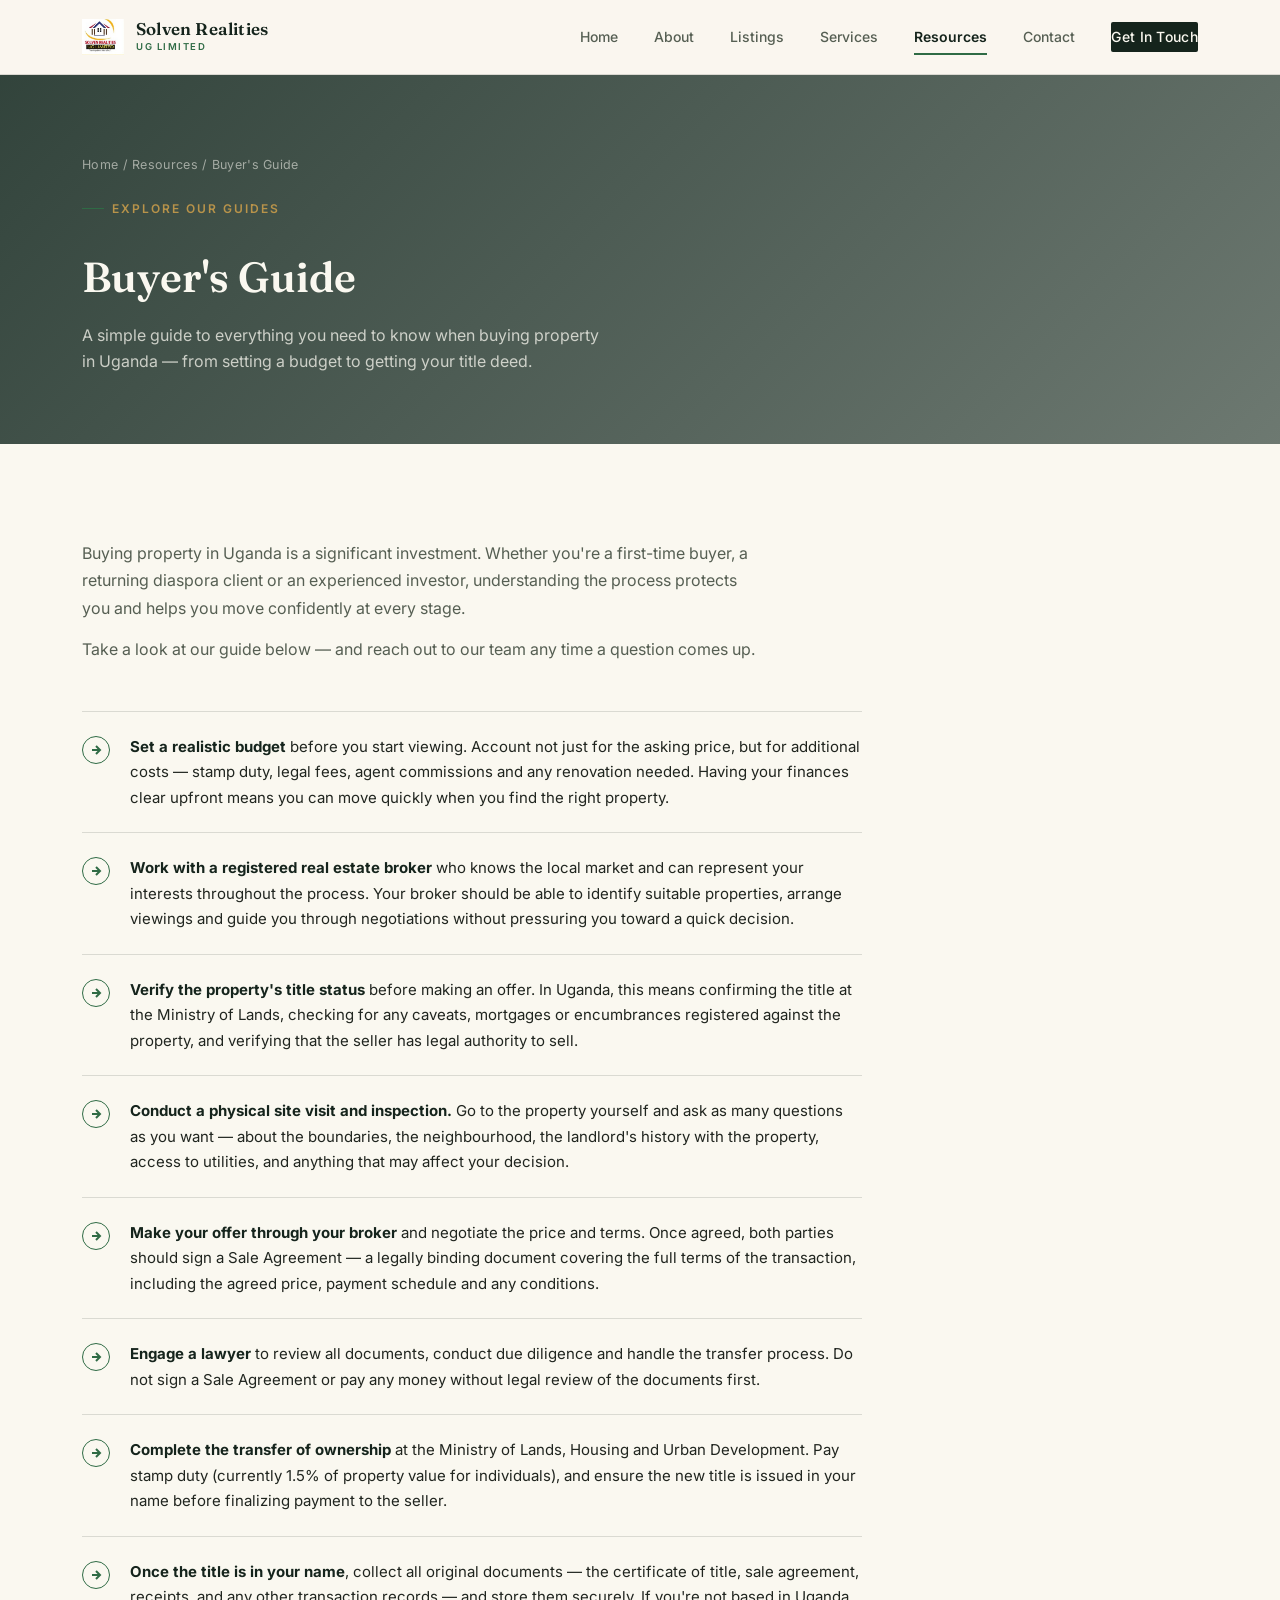
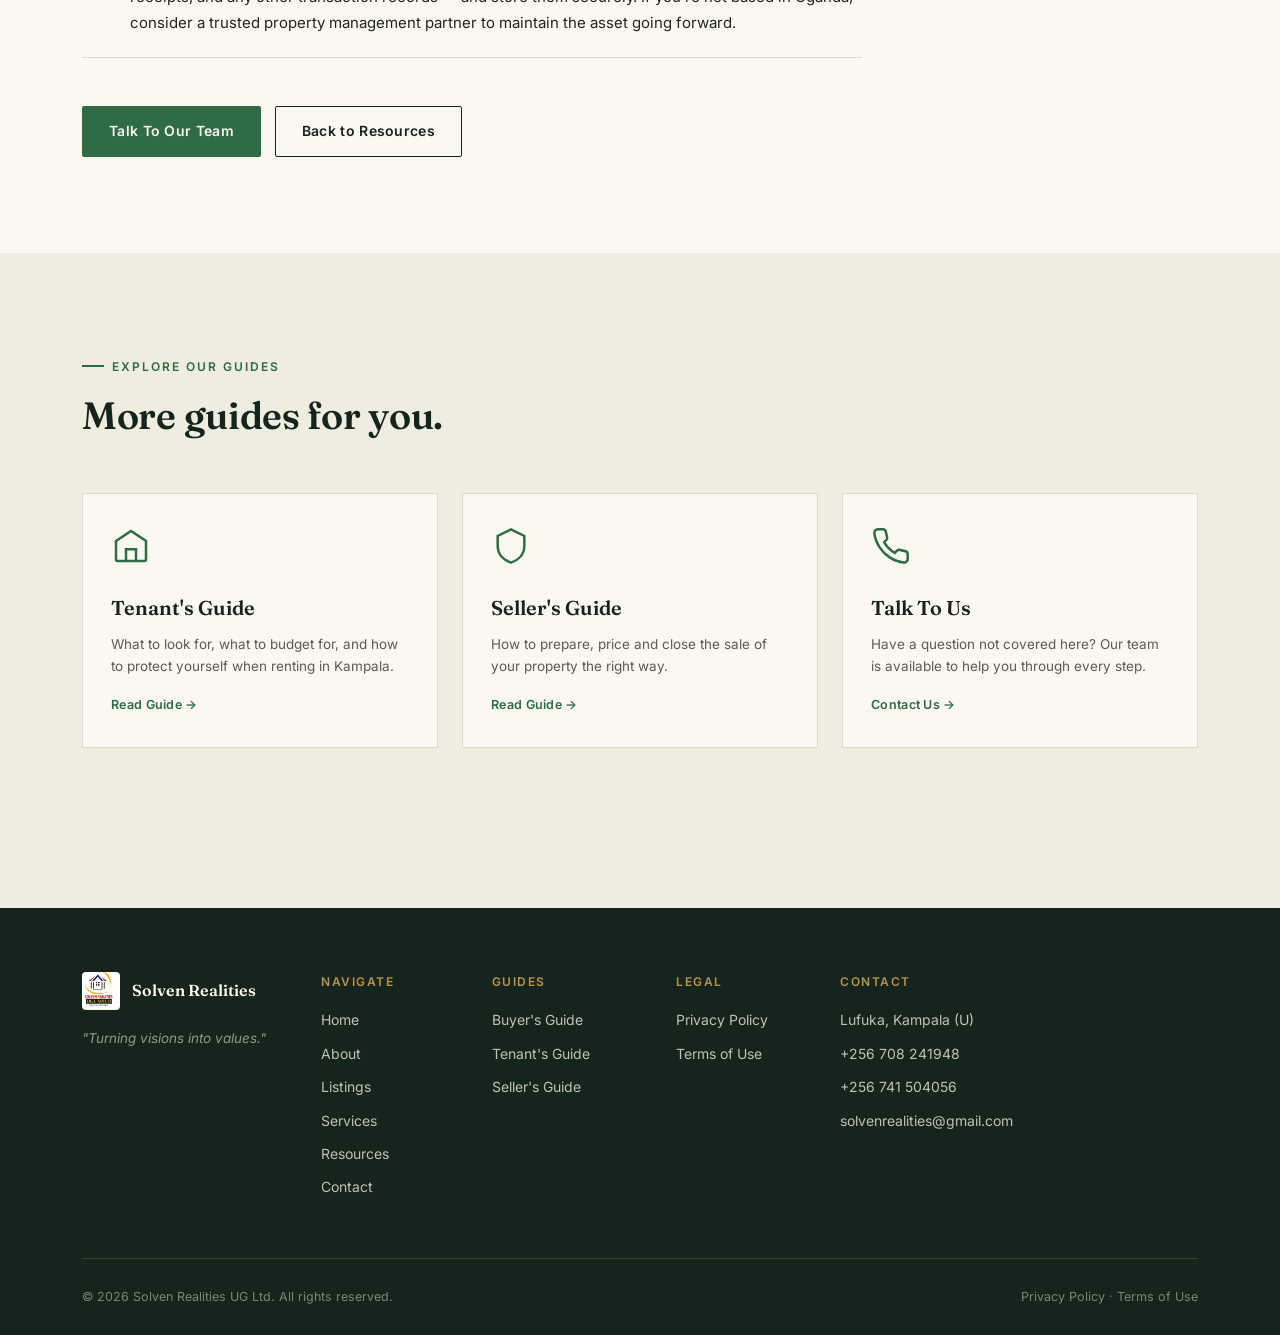
<file: buyers-guide.html>
<!DOCTYPE html>
<html lang="en">
<head>
<meta charset="UTF-8">
<meta name="viewport" content="width=device-width, initial-scale=1.0">
<title>Buyer's Guide — Solven Realities UG Ltd.</title>
<meta name="description" content="Everything you need to know before buying property in Kampala, Uganda. A step-by-step guide from Solven Realities.">
<link rel="stylesheet" href="css/style.css">
</head>
<body>

<header class="site-header">
  <div class="nav-inner">
    <a href="index.html" class="brand">
      <img src="images/logo_raw.jpg" alt="Solven Realities logo">
      <div class="brand-text">
        <div class="name">Solven Realities</div>
        <div class="sub">UG Limited</div>
      </div>
    </a>
    <nav class="nav-links">
      <a href="index.html">Home</a>
      <a href="about.html">About</a>
      <a href="listings.html">Listings</a>
      <a href="services.html">Services</a>
      <a href="resources.html" class="active">Resources</a>
      <a href="contact.html">Contact</a>
      <a href="contact.html" class="nav-cta">Get In Touch</a>
    </nav>
    <button class="nav-toggle" aria-label="Menu"><span></span><span></span><span></span></button>
  </div>
</header>

<!-- PAGE HEADER with photo bg -->
<section class="quote-photo-section" style="background-image: url('https://images.unsplash.com/photo-1523217582562-09d0def993a6?w=1600&q=85&auto=format&fit=crop'); padding: 80px 0 70px;">
  <div class="quote-photo-overlay" style="background: linear-gradient(135deg, rgba(15,36,28,0.85) 0%, rgba(15,36,28,0.6) 100%);"></div>
  <div class="wrap" style="position: relative; z-index: 1;">
    <div class="breadcrumb" style="color: rgba(250,248,240,0.55); margin-bottom: 16px;">
      <a href="index.html" style="color: rgba(250,248,240,0.55);">Home</a> /
      <a href="resources.html" style="color: rgba(250,248,240,0.55);">Resources</a> / Buyer's Guide
    </div>
    <div class="eyebrow" style="color: var(--gold);">Explore Our Guides</div>
    <h1 style="font-family: var(--serif); font-size: 42px; font-weight: 600; color: var(--paper); margin-top: 8px;">Buyer's Guide</h1>
    <p style="color: rgba(250,248,240,0.75); font-size: 16px; max-width: 520px; margin-top: 12px;">A simple guide to everything you need to know when buying property in Uganda — from setting a budget to getting your title deed.</p>
  </div>
</section>

<section>
  <div class="wrap">
    <div class="guide-intro">
      <p>Buying property in Uganda is a significant investment. Whether you're a first-time buyer, a returning diaspora client or an experienced investor, understanding the process protects you and helps you move confidently at every stage.</p>
      <p>Take a look at our guide below — and reach out to our team any time a question comes up.</p>
    </div>

    <div class="guide-step-list">

      <div class="guide-step">
        <div class="gs-arrow"><svg viewBox="0 0 12 12" fill="none" stroke="currentColor" stroke-width="2"><path d="M2 6h8M6 2l4 4-4 4"/></svg></div>
        <p><strong>Set a realistic budget</strong> before you start viewing. Account not just for the asking price, but for additional costs — stamp duty, legal fees, agent commissions and any renovation needed. Having your finances clear upfront means you can move quickly when you find the right property.</p>
      </div>

      <div class="guide-step">
        <div class="gs-arrow"><svg viewBox="0 0 12 12" fill="none" stroke="currentColor" stroke-width="2"><path d="M2 6h8M6 2l4 4-4 4"/></svg></div>
        <p><strong>Work with a registered real estate broker</strong> who knows the local market and can represent your interests throughout the process. Your broker should be able to identify suitable properties, arrange viewings and guide you through negotiations without pressuring you toward a quick decision.</p>
      </div>

      <div class="guide-step">
        <div class="gs-arrow"><svg viewBox="0 0 12 12" fill="none" stroke="currentColor" stroke-width="2"><path d="M2 6h8M6 2l4 4-4 4"/></svg></div>
        <p><strong>Verify the property's title status</strong> before making an offer. In Uganda, this means confirming the title at the Ministry of Lands, checking for any caveats, mortgages or encumbrances registered against the property, and verifying that the seller has legal authority to sell.</p>
      </div>

      <div class="guide-step">
        <div class="gs-arrow"><svg viewBox="0 0 12 12" fill="none" stroke="currentColor" stroke-width="2"><path d="M2 6h8M6 2l4 4-4 4"/></svg></div>
        <p><strong>Conduct a physical site visit and inspection.</strong> Go to the property yourself and ask as many questions as you want — about the boundaries, the neighbourhood, the landlord's history with the property, access to utilities, and anything that may affect your decision.</p>
      </div>

      <div class="guide-step">
        <div class="gs-arrow"><svg viewBox="0 0 12 12" fill="none" stroke="currentColor" stroke-width="2"><path d="M2 6h8M6 2l4 4-4 4"/></svg></div>
        <p><strong>Make your offer through your broker</strong> and negotiate the price and terms. Once agreed, both parties should sign a Sale Agreement — a legally binding document covering the full terms of the transaction, including the agreed price, payment schedule and any conditions.</p>
      </div>

      <div class="guide-step">
        <div class="gs-arrow"><svg viewBox="0 0 12 12" fill="none" stroke="currentColor" stroke-width="2"><path d="M2 6h8M6 2l4 4-4 4"/></svg></div>
        <p><strong>Engage a lawyer</strong> to review all documents, conduct due diligence and handle the transfer process. Do not sign a Sale Agreement or pay any money without legal review of the documents first.</p>
      </div>

      <div class="guide-step">
        <div class="gs-arrow"><svg viewBox="0 0 12 12" fill="none" stroke="currentColor" stroke-width="2"><path d="M2 6h8M6 2l4 4-4 4"/></svg></div>
        <p><strong>Complete the transfer of ownership</strong> at the Ministry of Lands, Housing and Urban Development. Pay stamp duty (currently 1.5% of property value for individuals), and ensure the new title is issued in your name before finalizing payment to the seller.</p>
      </div>

      <div class="guide-step">
        <div class="gs-arrow"><svg viewBox="0 0 12 12" fill="none" stroke="currentColor" stroke-width="2"><path d="M2 6h8M6 2l4 4-4 4"/></svg></div>
        <p><strong>Once the title is in your name</strong>, collect all original documents — the certificate of title, sale agreement, receipts, and any other transaction records — and store them securely. If you're not based in Uganda, consider a trusted property management partner to maintain the asset going forward.</p>
      </div>

    </div>

    <div style="margin-top: 48px; display: flex; gap: 14px; flex-wrap: wrap;">
      <a href="contact.html" class="btn btn-primary">Talk To Our Team</a>
      <a href="resources.html" class="btn btn-outline">Back to Resources</a>
    </div>
  </div>
</section>

<!-- Other guides -->
<section class="section-dim">
  <div class="wrap">
    <div class="section-head">
      <div class="eyebrow">Explore Our Guides</div>
      <h2>More guides for you.</h2>
    </div>
    <div class="guide-hub">
      <a href="tenants-guide.html" class="guide-hub-card">
        <svg class="ghc-icon" viewBox="0 0 24 24" fill="none" stroke="currentColor" stroke-width="1.5"><path d="M3 9l9-6 9 6v11a1 1 0 01-1 1H4a1 1 0 01-1-1V9z"/><path d="M9 21v-7h6v7"/></svg>
        <h3>Tenant's Guide</h3>
        <p>What to look for, what to budget for, and how to protect yourself when renting in Kampala.</p>
        <span class="ghc-link">Read Guide →</span>
      </a>
      <a href="sellers-guide.html" class="guide-hub-card">
        <svg class="ghc-icon" viewBox="0 0 24 24" fill="none" stroke="currentColor" stroke-width="1.5"><path d="M12 2l8 4v6c0 5-3.5 8.5-8 10-4.5-1.5-8-5-8-10V6l8-4z"/></svg>
        <h3>Seller's Guide</h3>
        <p>How to prepare, price and close the sale of your property the right way.</p>
        <span class="ghc-link">Read Guide →</span>
      </a>
      <a href="contact.html" class="guide-hub-card">
        <svg class="ghc-icon" viewBox="0 0 24 24" fill="none" stroke="currentColor" stroke-width="1.5"><path d="M22 16.9v3a2 2 0 01-2.2 2 19.8 19.8 0 01-8.6-3.1 19.5 19.5 0 01-6-6A19.8 19.8 0 012 4.2 2 2 0 014 2h3a2 2 0 012 1.7c.1.9.3 1.8.6 2.7a2 2 0 01-.5 2.1L7.9 9.7a16 16 0 006.4 6.4l1.2-1.2a2 2 0 012.1-.5c.9.3 1.8.5 2.7.6a2 2 0 011.7 2z"/></svg>
        <h3>Talk To Us</h3>
        <p>Have a question not covered here? Our team is available to help you through every step.</p>
        <span class="ghc-link">Contact Us →</span>
      </a>
    </div>
  </div>
</section>

<footer class="site-footer">
  <div class="wrap">
    <div class="footer-grid">
      <div class="footer-col">
        <div class="footer-brand"><img src="images/logo_raw.jpg" alt="logo"><div class="name">Solven Realities</div></div>
        <p class="tagline-foot">"Turning visions into values."</p>
      </div>
      <div class="footer-col">
        <h5>Navigate</h5>
        <ul>
          <li><a href="index.html">Home</a></li>
          <li><a href="about.html">About</a></li>
          <li><a href="listings.html">Listings</a></li>
          <li><a href="services.html">Services</a></li>
          <li><a href="resources.html">Resources</a></li>
          <li><a href="contact.html">Contact</a></li>
        </ul>
      </div>
      <div class="footer-col">
        <h5>Guides</h5>
        <ul>
          <li><a href="buyers-guide.html">Buyer's Guide</a></li>
          <li><a href="tenants-guide.html">Tenant's Guide</a></li>
          <li><a href="sellers-guide.html">Seller's Guide</a></li>
        </ul>
      </div>
      <div class="footer-col">
        <h5>Legal</h5>
        <ul>
          <li><a href="privacy-policy.html">Privacy Policy</a></li>
          <li><a href="terms-of-use.html">Terms of Use</a></li>
        </ul>
      </div>
      <div class="footer-col">
        <h5>Contact</h5>
        <ul>
          <li>Lufuka, Kampala (U)</li>
          <li>+256 708 241948</li>
          <li>+256 741 504056</li>
          <li>solvenrealities@gmail.com</li>
        </ul>
      </div>
    </div>
    <div class="footer-bottom">
      <span>© 2026 Solven Realities UG Ltd. All rights reserved.</span>
      <span><a href="privacy-policy.html">Privacy Policy</a> · <a href="terms-of-use.html">Terms of Use</a></span>
    </div>
  </div>
</footer>

<script src="js/nav.js"></script>
</body>
</html>
</file>
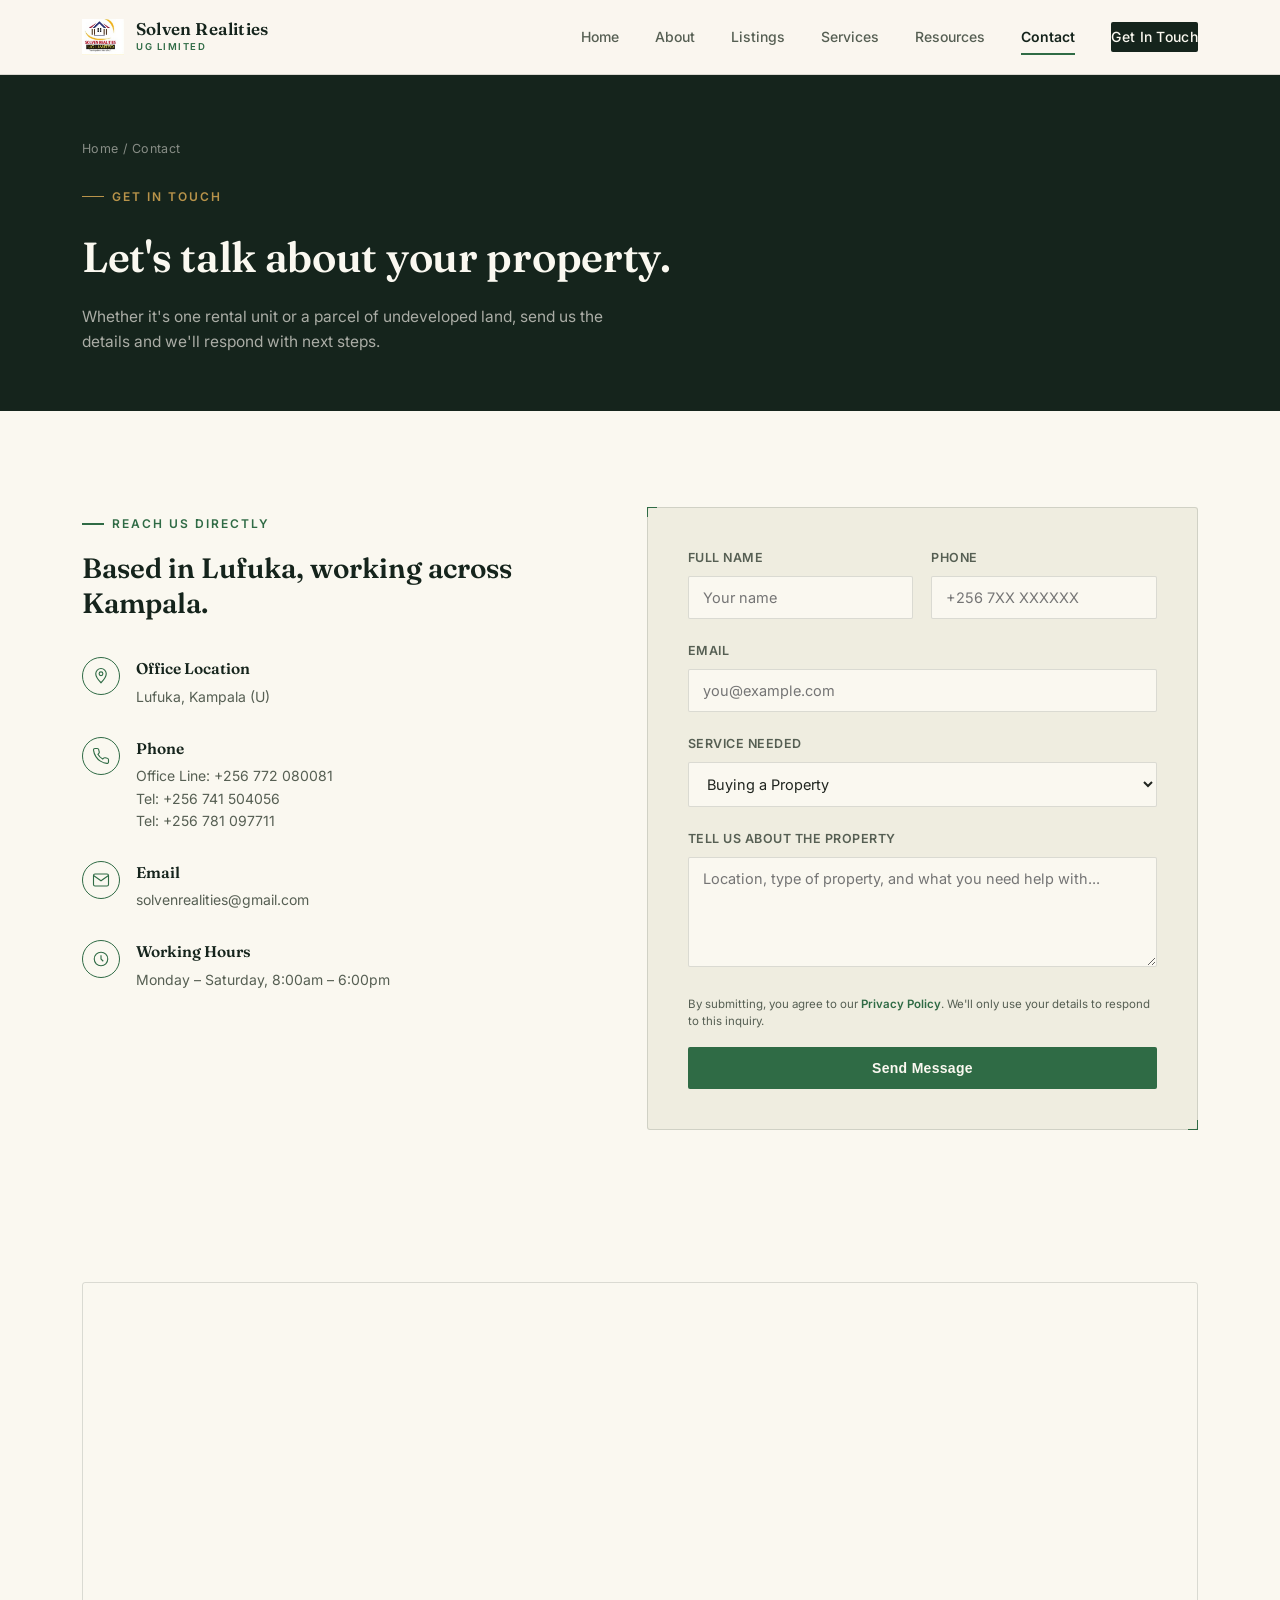
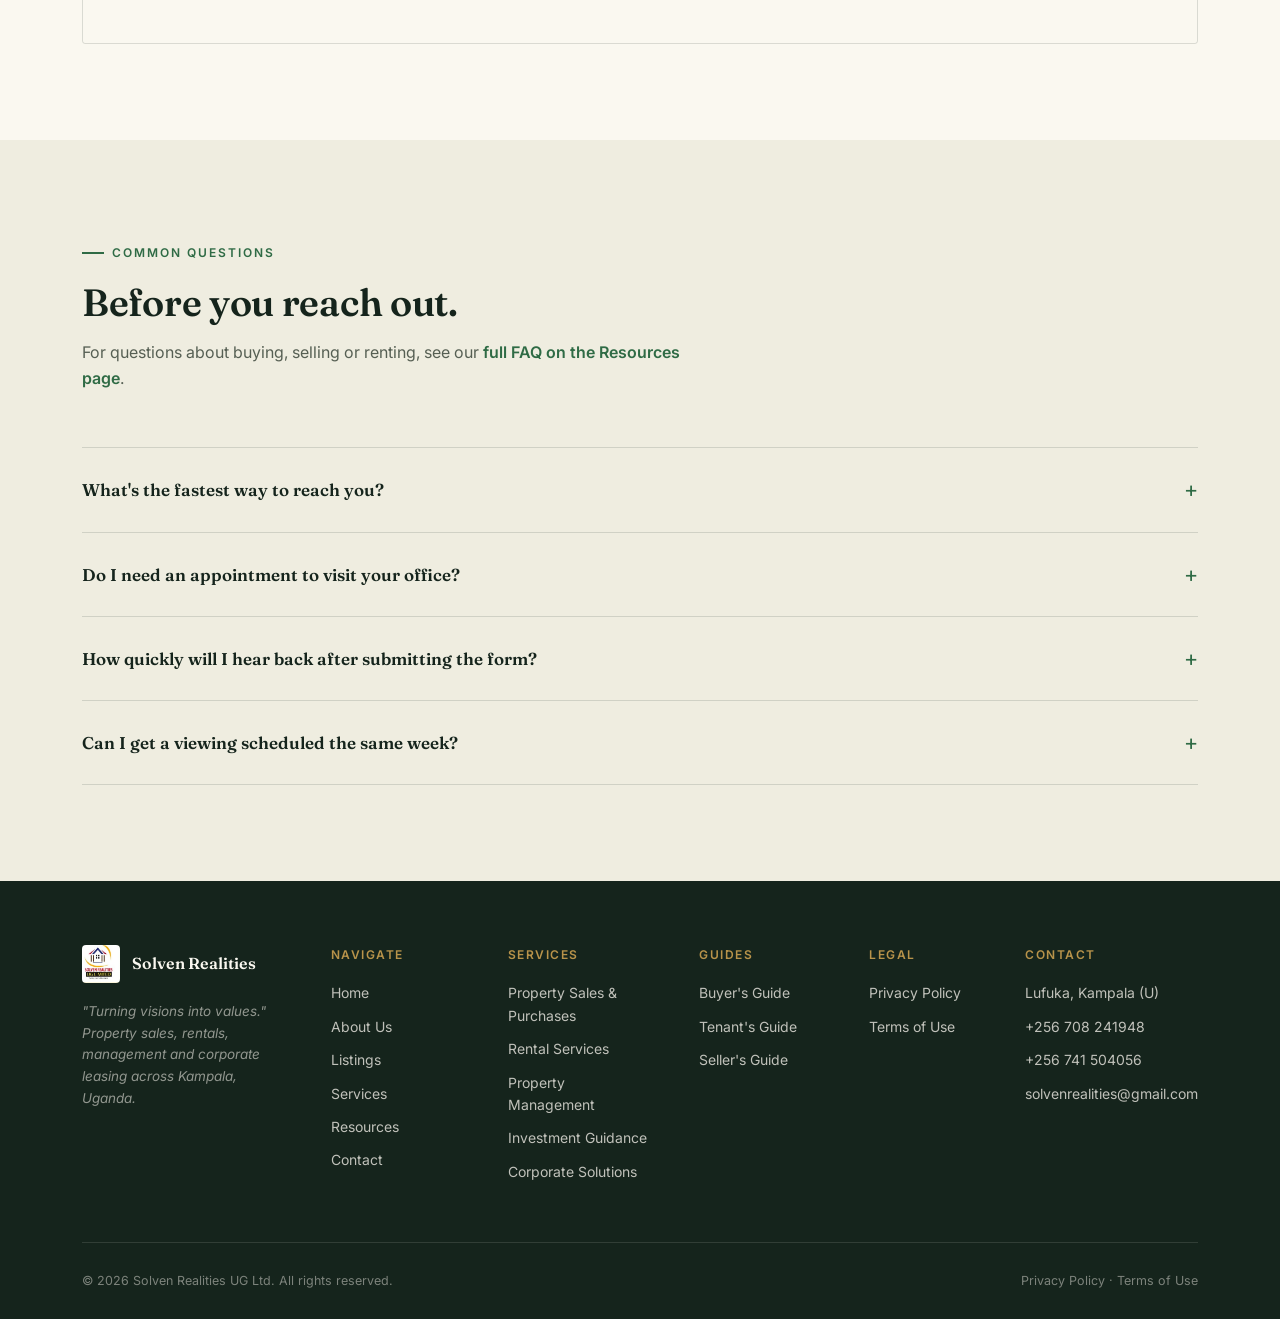
<file: contact.html>
<!DOCTYPE html>
<html lang="en">
<head>
<meta charset="UTF-8">
<meta name="viewport" content="width=device-width, initial-scale=1.0">
<title>Contact — Solven Realities UG Ltd.</title>
<meta name="description" content="Get in touch with Solven Realities UG Ltd. for property management, land security, rent collection and site inspections in Kampala, Uganda.">
<link rel="stylesheet" href="css/style.css">
</head>
<body>

<!-- ===== HEADER ===== -->
<header class="site-header">
  <div class="nav-inner">
    <a href="index.html" class="brand">
      <img src="images/logo_raw.jpg" alt="Solven Realities logo">
      <div class="brand-text">
        <div class="name">Solven Realities</div>
        <div class="sub">UG Limited</div>
      </div>
    </a>
    <nav class="nav-links">
      <a href="index.html">Home</a>
      <a href="about.html">About</a>
      <a href="listings.html">Listings</a>
      <a href="services.html">Services</a>
      <a href="resources.html">Resources</a>
      <a href="contact.html" class="active">Contact</a>
      <a href="contact.html" class="nav-cta">Get In Touch</a>
    </nav>
    <button class="nav-toggle" aria-label="Menu"><span></span><span></span><span></span></button>
  </div>
</header>

<!-- ===== PAGE HEADER ===== -->
<section class="page-header">
  <div class="wrap">
    <div class="breadcrumb"><a href="index.html">Home</a> / Contact</div>
    <div class="eyebrow">Get In Touch</div>
    <h1>Let's talk about your property.</h1>
    <p>Whether it's one rental unit or a parcel of undeveloped land, send us the details and we'll respond with next steps.</p>
  </div>
</section>

<!-- ===== CONTACT GRID ===== -->
<section>
  <div class="wrap contact-grid">

    <div>
      <div class="eyebrow">Reach Us Directly</div>
      <h2 style="font-family: var(--serif); font-size: 28px; font-weight: 600; color: var(--charcoal); line-height: 1.25;">Based in Lufuka, working across Kampala.</h2>

      <div class="contact-info-list">
        <div class="contact-info-item">
          <div class="ci-icon">
            <svg width="18" height="18" viewBox="0 0 24 24" fill="none" stroke="currentColor" stroke-width="1.5"><path d="M12 21s-7-7.2-7-12a7 7 0 0114 0c0 4.8-7 12-7 12z"/><circle cx="12" cy="9" r="2.5"/></svg>
          </div>
          <div>
            <h4>Office Location</h4>
            <p>Lufuka, Kampala (U)</p>
          </div>
        </div>
        <div class="contact-info-item">
          <div class="ci-icon">
            <svg width="18" height="18" viewBox="0 0 24 24" fill="none" stroke="currentColor" stroke-width="1.5"><path d="M22 16.9v3a2 2 0 01-2.2 2 19.8 19.8 0 01-8.6-3.1 19.5 19.5 0 01-6-6A19.8 19.8 0 012 4.2 2 2 0 014 2h3a2 2 0 012 1.7c.1.9.3 1.8.6 2.7a2 2 0 01-.5 2.1L7.9 9.7a16 16 0 006.4 6.4l1.2-1.2a2 2 0 012.1-.5c.9.3 1.8.5 2.7.6a2 2 0 011.7 2z"/></svg>
          </div>
          <div>
            <h4>Phone</h4>
            <p><a href="tel:+256708241948">Office Line: +256 772 080081</a></p>
            <p><a href="tel:+256741504056">Tel: +256 741 504056</a></p>
            <p><a href="tel:+256781097711">Tel: +256 781 097711</a></p>
          </div>
        </div>
        <div class="contact-info-item">
          <div class="ci-icon">
            <svg width="18" height="18" viewBox="0 0 24 24" fill="none" stroke="currentColor" stroke-width="1.5"><rect x="2" y="4" width="20" height="16" rx="2"/><path d="M2 6l10 7 10-7"/></svg>
          </div>
          <div>
            <h4>Email</h4>
            <p><a href="mailto:solvenrealities@gmail.com">solvenrealities@gmail.com</a></p>
          </div>
        </div>
        <div class="contact-info-item">
          <div class="ci-icon">
            <svg width="18" height="18" viewBox="0 0 24 24" fill="none" stroke="currentColor" stroke-width="1.5"><circle cx="12" cy="12" r="9"/><path d="M12 7v5l3 3"/></svg>
          </div>
          <div>
            <h4>Working Hours</h4>
            <p>Monday – Saturday, 8:00am – 6:00pm</p>
          </div>
        </div>
      </div>
    </div>

    <div class="form-card corner-mark">
      <form action="https://formsubmit.co/solvenrealities@gmail.com" method="POST">
        <!-- Spam protection: honeypot field, hidden from real users, bots fill it in -->
        <input type="text" name="_honey" style="display:none" tabindex="-1" autocomplete="off">
        <!-- Disable formsubmit's captcha page, send people straight to a friendly confirmation instead -->
        <input type="hidden" name="_captcha" value="false">
        <input type="hidden" name="_subject" value="New inquiry from Solven Realities website">
        <input type="hidden" name="_template" value="table">
        <div class="form-two">
          <div class="form-row">
            <label for="fname">Full Name</label>
            <input type="text" id="fname" name="name" placeholder="Your name" required>
          </div>
          <div class="form-row">
            <label for="fphone">Phone</label>
            <input type="tel" id="fphone" name="phone" placeholder="+256 7XX XXXXXX" required>
          </div>
        </div>
        <div class="form-row">
          <label for="femail">Email</label>
          <input type="email" id="femail" name="email" placeholder="you@example.com" required>
        </div>
        <div class="form-row">
          <label for="fservice">Service Needed</label>
          <select id="fservice" name="service">
            <option>Buying a Property</option>
            <option>Selling a Property</option>
            <option>Renting / Finding a Rental</option>
            <option>Listing My Rental Property</option>
            <option>Property Management</option>
            <option>Investment Guidance</option>
            <option>Corporate / Commercial Space</option>
            <option>Not sure yet</option>
          </select>
        </div>
        <div class="form-row">
          <label for="fmessage">Tell Us About The Property</label>
          <textarea id="fmessage" name="message" placeholder="Location, type of property, and what you need help with..." required></textarea>
        </div>
        <p style="font-size: 11.5px; color: var(--ink-soft); margin-bottom: 16px; line-height: 1.5;">By submitting, you agree to our <a href="privacy-policy.html" style="color: var(--clay); font-weight: 600;">Privacy Policy</a>. We'll only use your details to respond to this inquiry.</p>
        <button type="submit" class="btn btn-primary" style="width: 100%; justify-content: center; border: none; cursor: pointer;">Send Message</button>
      </form>
    </div>

  </div>
</section>

<!-- ===== MAP ===== -->
<section style="padding-top: 0;">
  <div class="wrap">
    <div class="map-frame">
      <iframe src="https://www.google.com/maps?q=Lufuka,Kampala,Uganda&output=embed" loading="lazy" allowfullscreen></iframe>
    </div>
  </div>
</section>

<!-- ===== FAQ ===== -->
<section class="section-dim">
  <div class="wrap">
    <div class="section-head">
      <div class="eyebrow">Common Questions</div>
      <h2>Before you reach out.</h2>
      <p>For questions about buying, selling or renting, see our <a href="resources.html" style="color: var(--clay); font-weight: 600;">full FAQ on the Resources page</a>.</p>
    </div>
    <div>
      <details class="faq-item">
        <summary>What's the fastest way to reach you?</summary>
        <p>Phone or WhatsApp during working hours gets the quickest response. For detailed inquiries, the form above works well too.</p>
      </details>
      <details class="faq-item">
        <summary>Do I need an appointment to visit your office?</summary>
        <p>Walk-ins are welcome during working hours, but calling ahead means someone is available to help you right away.</p>
      </details>
      <details class="faq-item">
        <summary>How quickly will I hear back after submitting the form?</summary>
        <p>Most inquiries are responded to within one business day.</p>
      </details>
      <details class="faq-item">
        <summary>Can I get a viewing scheduled the same week?</summary>
        <p>In most cases, yes — once we know what you're looking for, we can usually arrange a viewing within a few days.</p>
      </details>
    </div>

  </div>
</section>

<!-- ===== FOOTER ===== -->
<footer class="site-footer">
  <div class="wrap">
    <div class="footer-grid">
      <div class="footer-col">
        <div class="footer-brand">
          <img src="images/logo_raw.jpg" alt="Solven Realities logo">
          <div class="name">Solven Realities</div>
        </div>
        <p class="tagline-foot">"Turning visions into values." Property sales, rentals, management and corporate leasing across Kampala, Uganda.</p>
      </div>
      <div class="footer-col">
        <h5>Navigate</h5>
        <ul>
          <li><a href="index.html">Home</a></li>
          <li><a href="about.html">About Us</a></li>
          <li><a href="listings.html">Listings</a></li>
          <li><a href="services.html">Services</a></li>
          <li><a href="resources.html">Resources</a></li>
          <li><a href="contact.html">Contact</a></li>
        </ul>
      </div>
      <div class="footer-col">
        <h5>Services</h5>
        <ul>
          <li><a href="services.html">Property Sales &amp; Purchases</a></li>
          <li><a href="services.html">Rental Services</a></li>
          <li><a href="services.html">Property Management</a></li>
          <li><a href="services.html">Investment Guidance</a></li>
          <li><a href="services.html">Corporate Solutions</a></li>
        </ul>
      </div>
      <div class="footer-col">
        <h5>Guides</h5>
        <ul>
          <li><a href="buyers-guide.html">Buyer's Guide</a></li>
          <li><a href="tenants-guide.html">Tenant's Guide</a></li>
          <li><a href="sellers-guide.html">Seller's Guide</a></li>
        </ul>
      </div>
      <div class="footer-col">
        <h5>Legal</h5>
        <ul>
          <li><a href="privacy-policy.html">Privacy Policy</a></li>
          <li><a href="terms-of-use.html">Terms of Use</a></li>
        </ul>
      </div>
      <div class="footer-col">
        <h5>Contact</h5>
        <ul>
          <li>Lufuka, Kampala (U)</li>
          <li>+256 708 241948</li>
          <li>+256 741 504056</li>
          <li>solvenrealities@gmail.com</li>
        </ul>
      </div>
    </div>
    <div class="footer-bottom">
      <span>© 2026 Solven Realities UG Ltd. All rights reserved.</span>
      <span><a href="privacy-policy.html">Privacy Policy</a> · <a href="terms-of-use.html">Terms of Use</a></span>
    </div>
  </div>
</footer>

<script src="js/nav.js"></script>
</body>
</html>
</file>
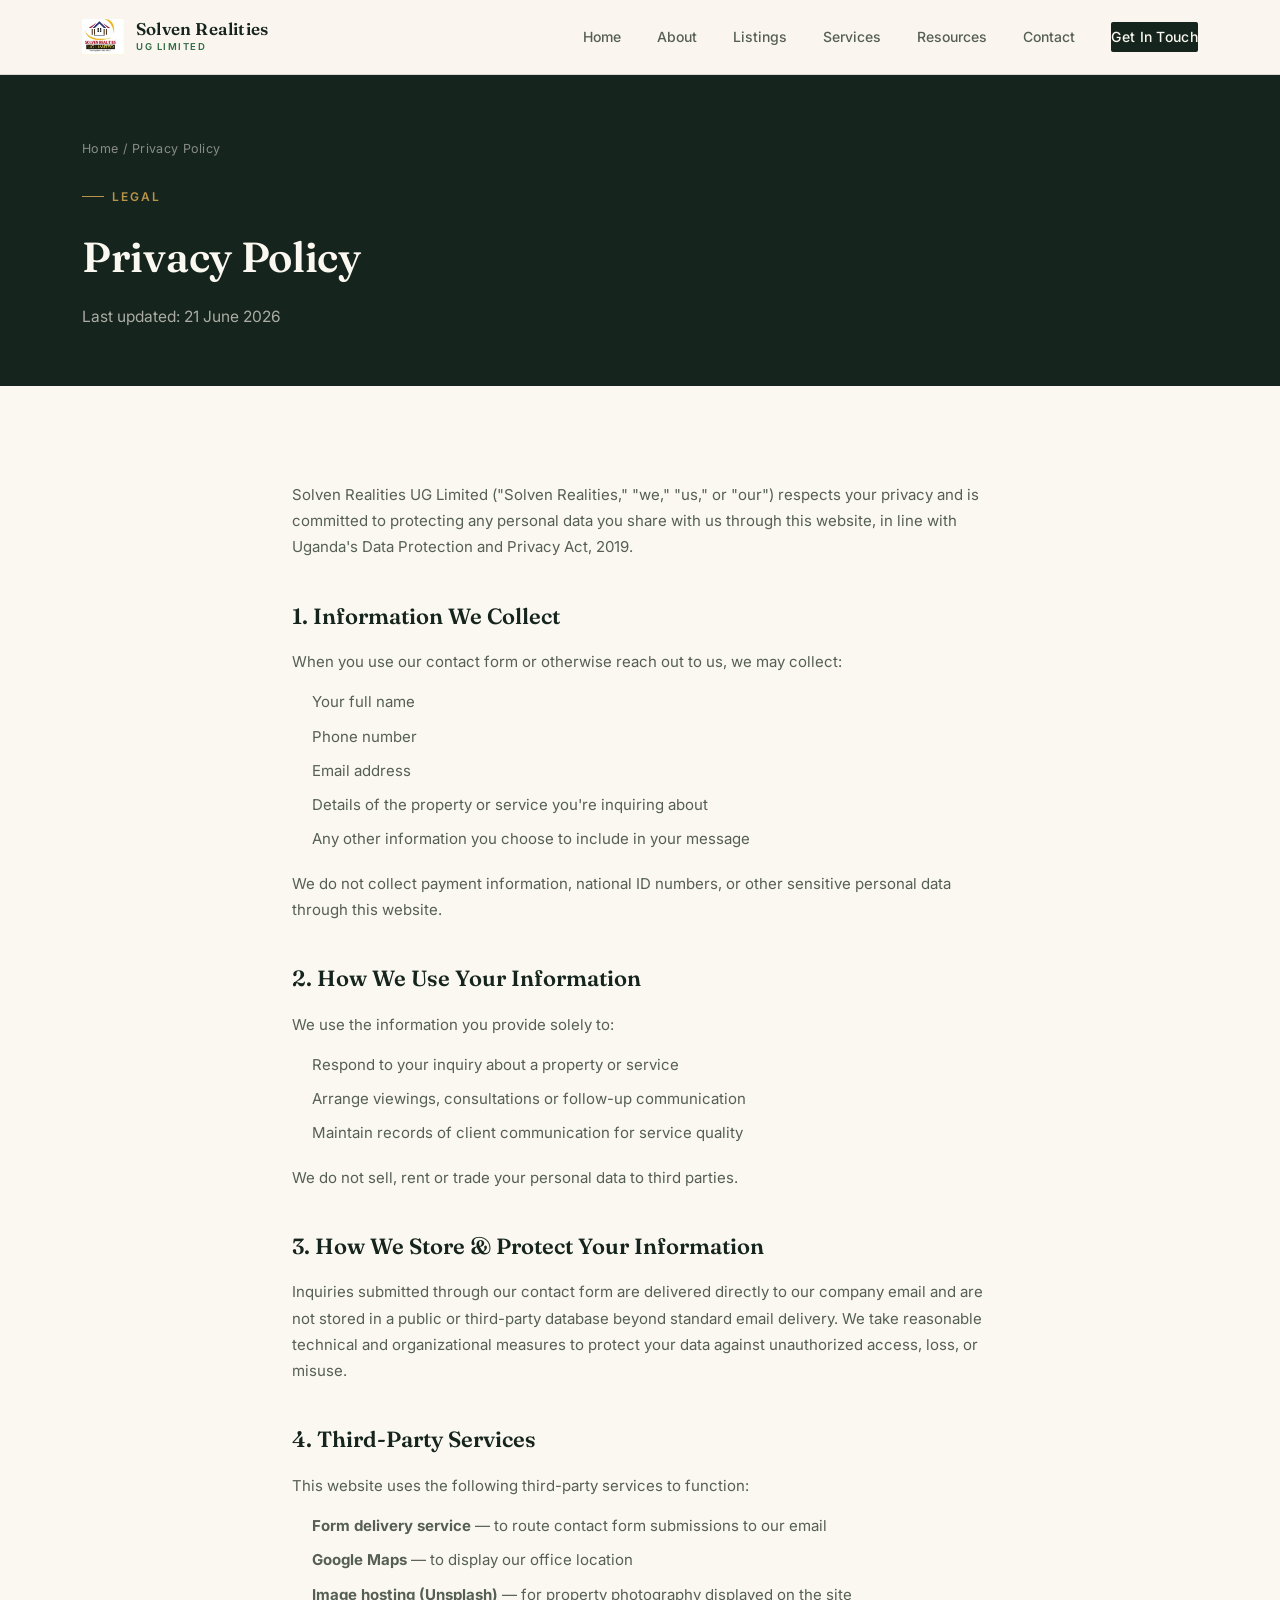
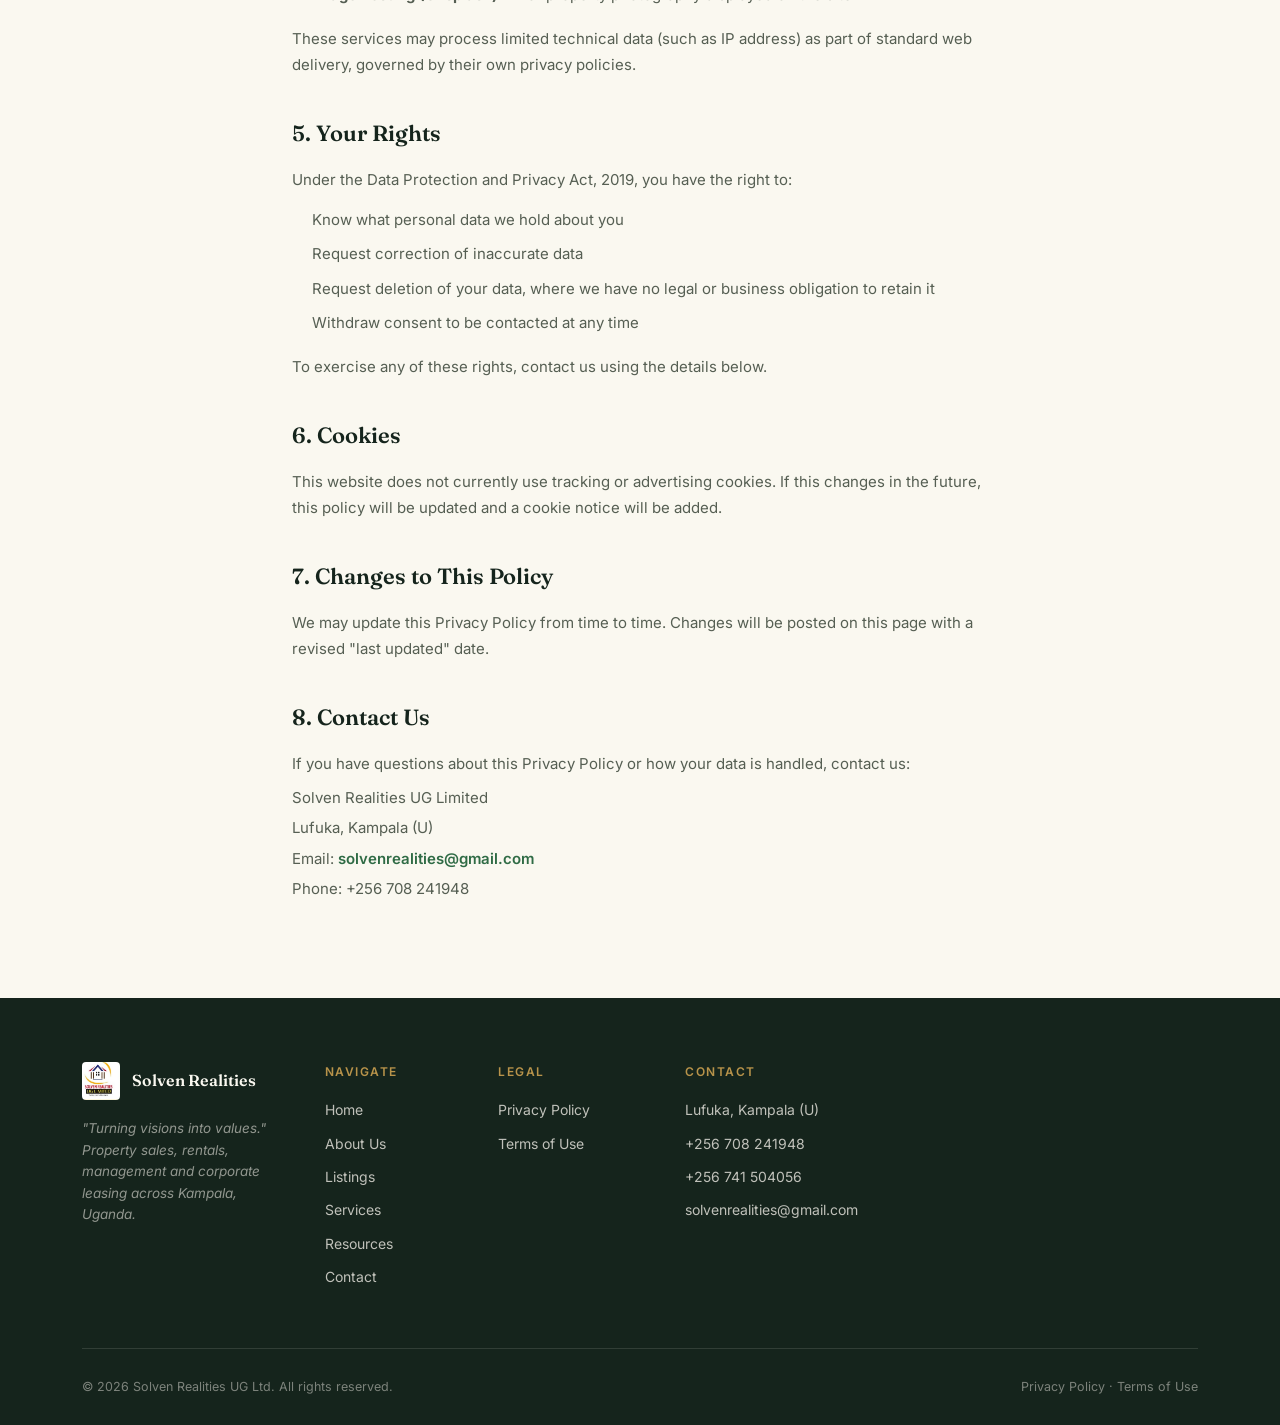
<file: privacy-policy.html>
<!DOCTYPE html>
<html lang="en">
<head>
<meta charset="UTF-8">
<meta name="viewport" content="width=device-width, initial-scale=1.0">
<title>Privacy Policy — Solven Realities UG Ltd.</title>
<meta name="description" content="How Solven Realities UG Ltd. collects, uses and protects your personal data.">
<link rel="stylesheet" href="css/style.css">
</head>
<body>

<!-- ===== HEADER ===== -->
<header class="site-header">
  <div class="nav-inner">
    <a href="index.html" class="brand">
      <img src="images/logo_raw.jpg" alt="Solven Realities logo">
      <div class="brand-text">
        <div class="name">Solven Realities</div>
        <div class="sub">UG Limited</div>
      </div>
    </a>
    <nav class="nav-links">
      <a href="index.html">Home</a>
      <a href="about.html">About</a>
      <a href="listings.html">Listings</a>
      <a href="services.html">Services</a>
      <a href="resources.html">Resources</a>
      <a href="contact.html">Contact</a>
      <a href="contact.html" class="nav-cta">Get In Touch</a>
    </nav>
    <button class="nav-toggle" aria-label="Menu"><span></span><span></span><span></span></button>
  </div>
</header>

<!-- ===== PAGE HEADER ===== -->
<section class="page-header">
  <div class="wrap">
    <div class="breadcrumb"><a href="index.html">Home</a> / Privacy Policy</div>
    <div class="eyebrow">Legal</div>
    <h1>Privacy Policy</h1>
    <p>Last updated: 21 June 2026</p>
  </div>
</section>

<!-- ===== POLICY CONTENT ===== -->
<section>
  <div class="wrap" style="max-width: 760px;">

    <div style="font-size: 15px; color: var(--ink-soft); line-height: 1.75;">

      <p style="margin-bottom: 24px;">Solven Realities UG Limited ("Solven Realities," "we," "us," or "our") respects your privacy and is committed to protecting any personal data you share with us through this website, in line with Uganda's Data Protection and Privacy Act, 2019.</p>

      <h2 style="font-family: var(--serif); font-size: 22px; font-weight: 600; color: var(--charcoal); margin: 36px 0 14px;">1. Information We Collect</h2>
      <p style="margin-bottom: 14px;">When you use our contact form or otherwise reach out to us, we may collect:</p>
      <ul style="margin: 0 0 18px 20px;">
        <li style="margin-bottom: 8px;">Your full name</li>
        <li style="margin-bottom: 8px;">Phone number</li>
        <li style="margin-bottom: 8px;">Email address</li>
        <li style="margin-bottom: 8px;">Details of the property or service you're inquiring about</li>
        <li style="margin-bottom: 8px;">Any other information you choose to include in your message</li>
      </ul>
      <p>We do not collect payment information, national ID numbers, or other sensitive personal data through this website.</p>

      <h2 style="font-family: var(--serif); font-size: 22px; font-weight: 600; color: var(--charcoal); margin: 36px 0 14px;">2. How We Use Your Information</h2>
      <p style="margin-bottom: 14px;">We use the information you provide solely to:</p>
      <ul style="margin: 0 0 18px 20px;">
        <li style="margin-bottom: 8px;">Respond to your inquiry about a property or service</li>
        <li style="margin-bottom: 8px;">Arrange viewings, consultations or follow-up communication</li>
        <li style="margin-bottom: 8px;">Maintain records of client communication for service quality</li>
      </ul>
      <p>We do not sell, rent or trade your personal data to third parties.</p>

      <h2 style="font-family: var(--serif); font-size: 22px; font-weight: 600; color: var(--charcoal); margin: 36px 0 14px;">3. How We Store &amp; Protect Your Information</h2>
      <p style="margin-bottom: 14px;">Inquiries submitted through our contact form are delivered directly to our company email and are not stored in a public or third-party database beyond standard email delivery. We take reasonable technical and organizational measures to protect your data against unauthorized access, loss, or misuse.</p>

      <h2 style="font-family: var(--serif); font-size: 22px; font-weight: 600; color: var(--charcoal); margin: 36px 0 14px;">4. Third-Party Services</h2>
      <p style="margin-bottom: 14px;">This website uses the following third-party services to function:</p>
      <ul style="margin: 0 0 18px 20px;">
        <li style="margin-bottom: 8px;"><strong>Form delivery service</strong> — to route contact form submissions to our email</li>
        <li style="margin-bottom: 8px;"><strong>Google Maps</strong> — to display our office location</li>
        <li style="margin-bottom: 8px;"><strong>Image hosting (Unsplash)</strong> — for property photography displayed on the site</li>
      </ul>
      <p>These services may process limited technical data (such as IP address) as part of standard web delivery, governed by their own privacy policies.</p>

      <h2 style="font-family: var(--serif); font-size: 22px; font-weight: 600; color: var(--charcoal); margin: 36px 0 14px;">5. Your Rights</h2>
      <p style="margin-bottom: 14px;">Under the Data Protection and Privacy Act, 2019, you have the right to:</p>
      <ul style="margin: 0 0 18px 20px;">
        <li style="margin-bottom: 8px;">Know what personal data we hold about you</li>
        <li style="margin-bottom: 8px;">Request correction of inaccurate data</li>
        <li style="margin-bottom: 8px;">Request deletion of your data, where we have no legal or business obligation to retain it</li>
        <li style="margin-bottom: 8px;">Withdraw consent to be contacted at any time</li>
      </ul>
      <p>To exercise any of these rights, contact us using the details below.</p>

      <h2 style="font-family: var(--serif); font-size: 22px; font-weight: 600; color: var(--charcoal); margin: 36px 0 14px;">6. Cookies</h2>
      <p>This website does not currently use tracking or advertising cookies. If this changes in the future, this policy will be updated and a cookie notice will be added.</p>

      <h2 style="font-family: var(--serif); font-size: 22px; font-weight: 600; color: var(--charcoal); margin: 36px 0 14px;">7. Changes to This Policy</h2>
      <p>We may update this Privacy Policy from time to time. Changes will be posted on this page with a revised "last updated" date.</p>

      <h2 style="font-family: var(--serif); font-size: 22px; font-weight: 600; color: var(--charcoal); margin: 36px 0 14px;">8. Contact Us</h2>
      <p style="margin-bottom: 8px;">If you have questions about this Privacy Policy or how your data is handled, contact us:</p>
      <p style="margin-bottom: 4px;">Solven Realities UG Limited</p>
      <p style="margin-bottom: 4px;">Lufuka, Kampala (U)</p>
      <p style="margin-bottom: 4px;">Email: <a href="mailto:solvenrealities@gmail.com" style="color: var(--clay); font-weight: 600;">solvenrealities@gmail.com</a></p>
      <p>Phone: +256 708 241948</p>

    </div>

  </div>
</section>

<!-- ===== FOOTER ===== -->
<footer class="site-footer">
  <div class="wrap">
    <div class="footer-grid">
      <div class="footer-col">
        <div class="footer-brand">
          <img src="images/logo_raw.jpg" alt="Solven Realities logo">
          <div class="name">Solven Realities</div>
        </div>
        <p class="tagline-foot">"Turning visions into values." Property sales, rentals, management and corporate leasing across Kampala, Uganda.</p>
      </div>
      <div class="footer-col">
        <h5>Navigate</h5>
        <ul>
          <li><a href="index.html">Home</a></li>
          <li><a href="about.html">About Us</a></li>
          <li><a href="listings.html">Listings</a></li>
          <li><a href="services.html">Services</a></li>
          <li><a href="resources.html">Resources</a></li>
          <li><a href="contact.html">Contact</a></li>
        </ul>
      </div>
      <div class="footer-col">
        <h5>Legal</h5>
        <ul>
          <li><a href="privacy-policy.html">Privacy Policy</a></li>
          <li><a href="terms-of-use.html">Terms of Use</a></li>
        </ul>
      </div>
      <div class="footer-col">
        <h5>Contact</h5>
        <ul>
          <li>Lufuka, Kampala (U)</li>
          <li>+256 708 241948</li>
          <li>+256 741 504056</li>
          <li>solvenrealities@gmail.com</li>
        </ul>
      </div>
    </div>
    <div class="footer-bottom">
      <span>© 2026 Solven Realities UG Ltd. All rights reserved.</span>
      <span><a href="privacy-policy.html">Privacy Policy</a> · <a href="terms-of-use.html">Terms of Use</a></span>
    </div>
  </div>
</footer>

<script src="js/nav.js"></script>
</body>
</html>
</file>
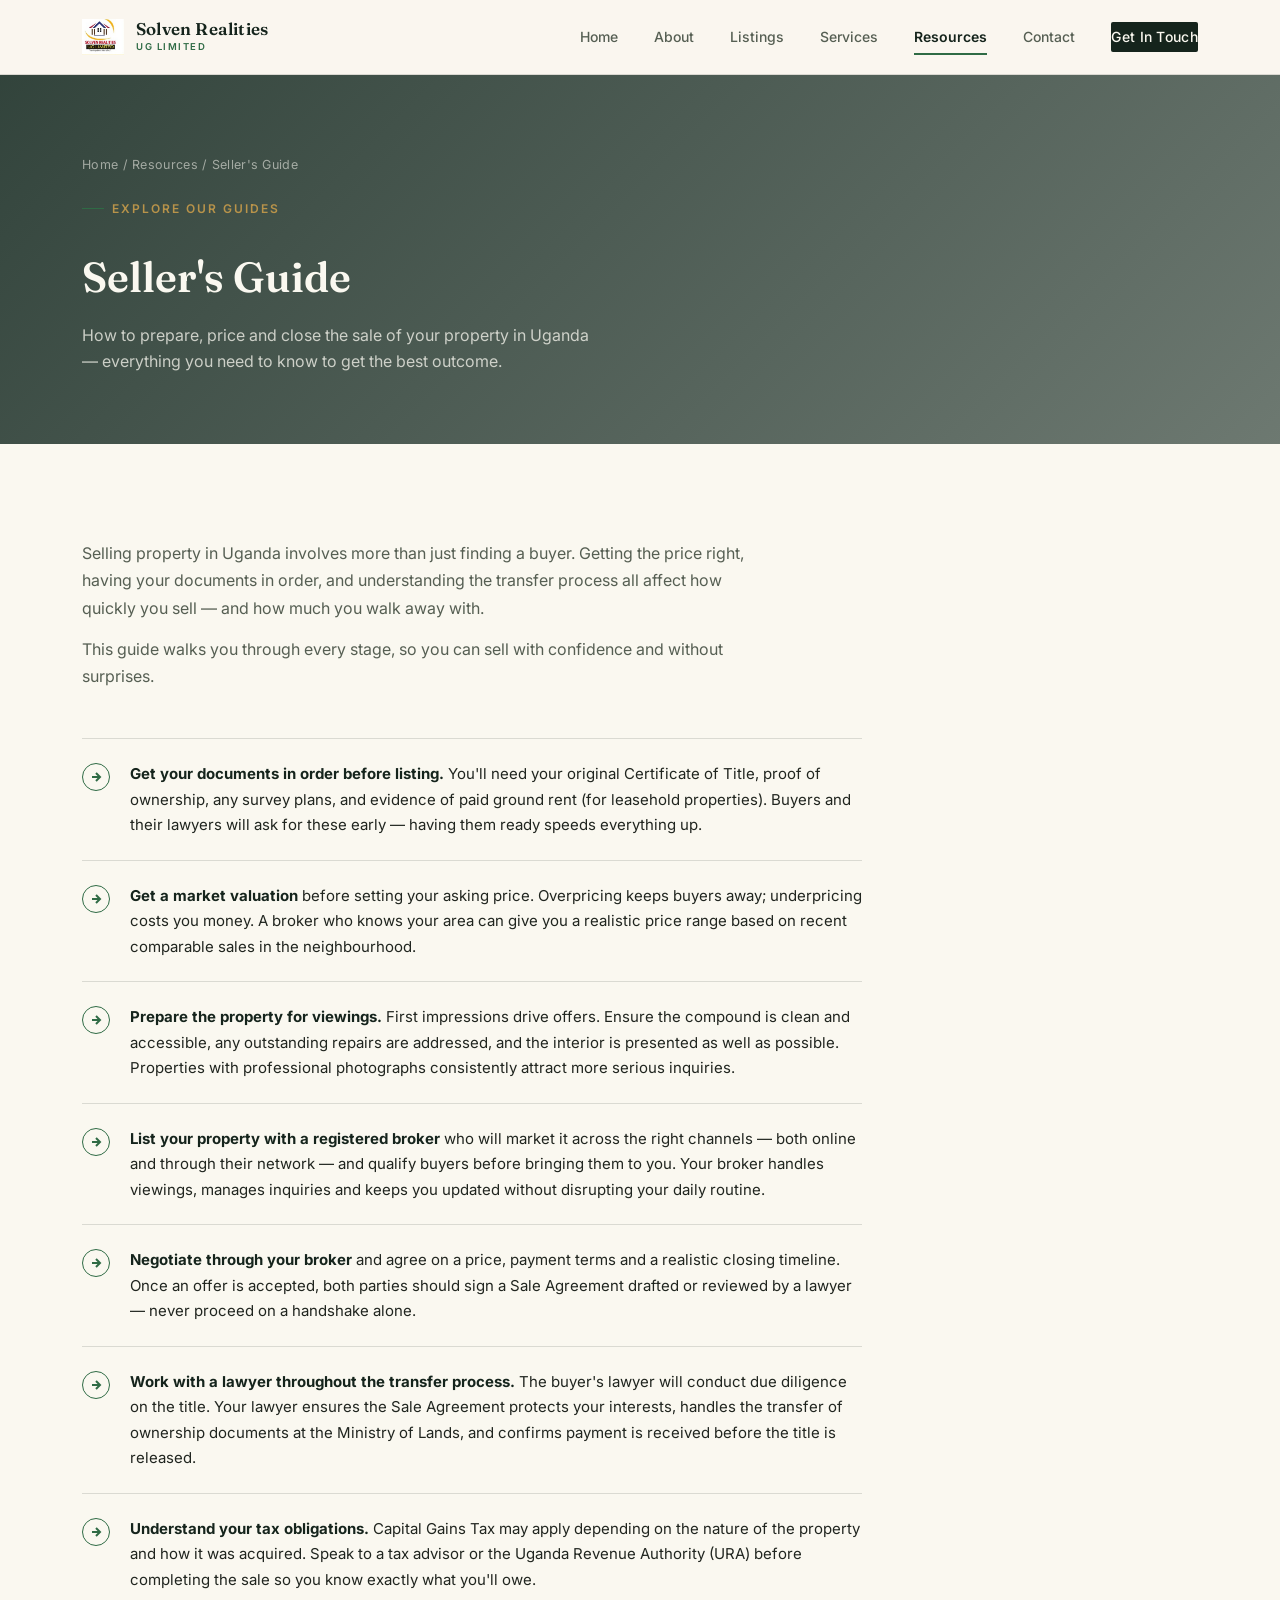
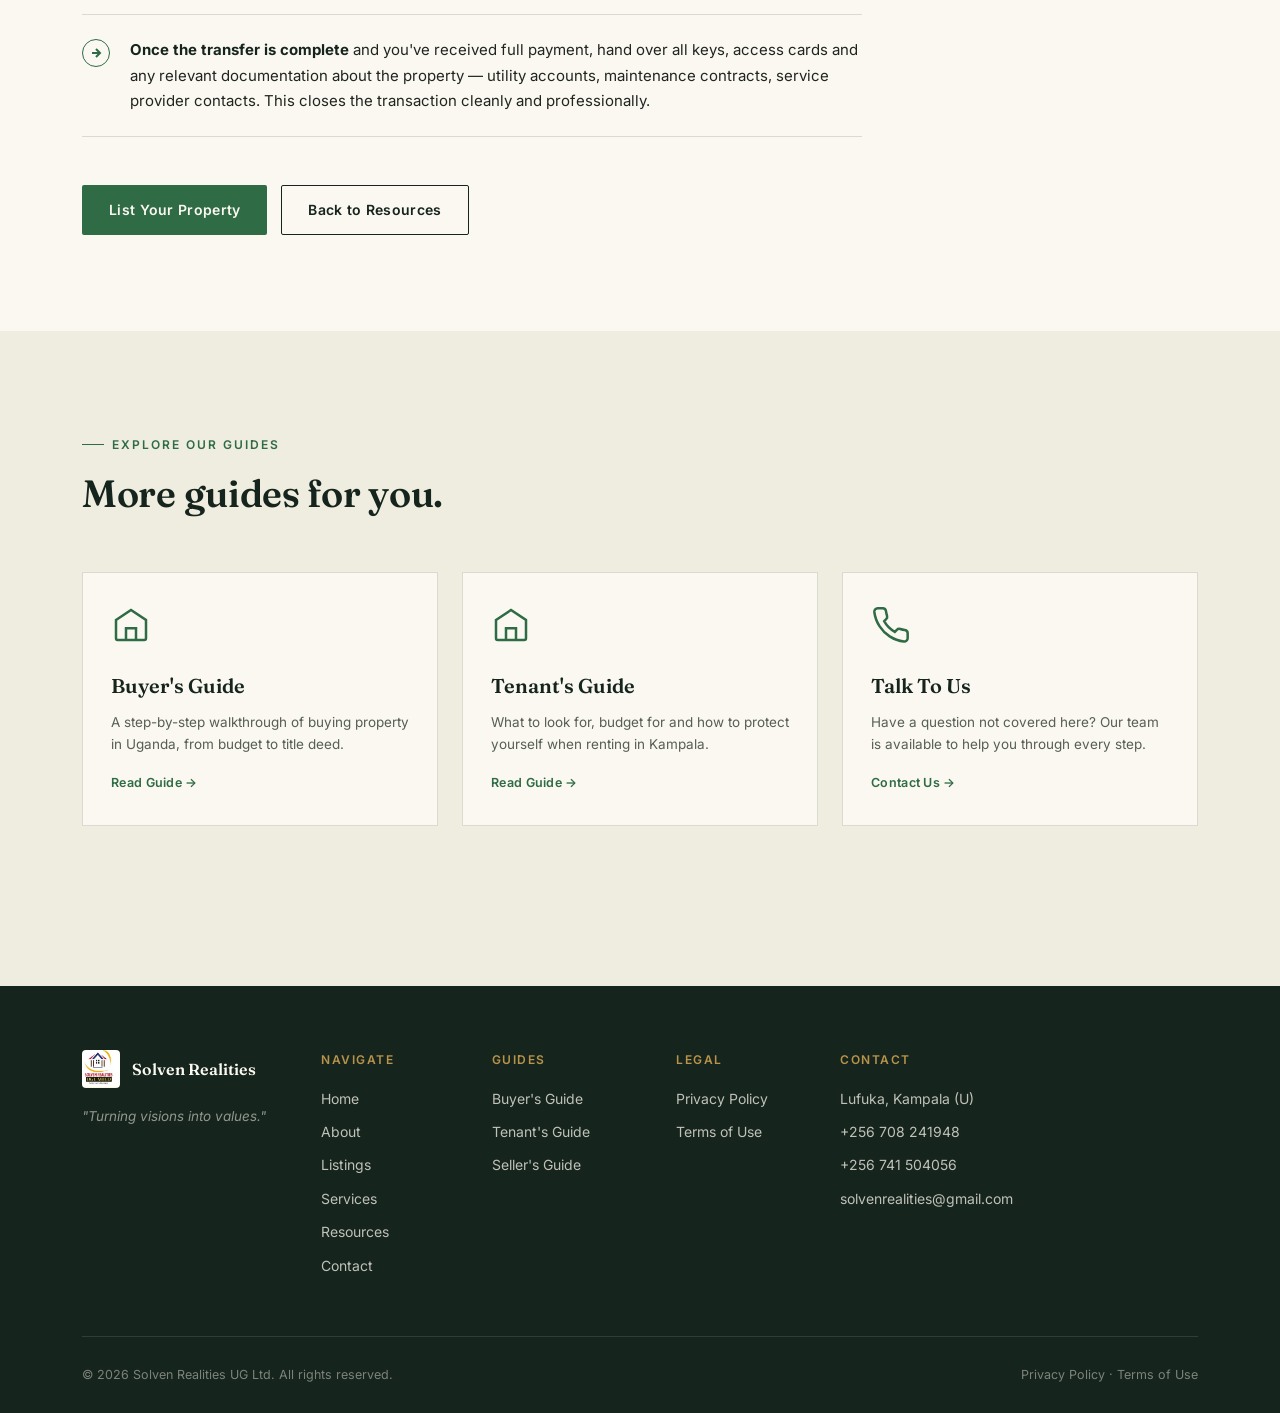
<file: sellers-guide.html>
<!DOCTYPE html>
<html lang="en">
<head>
<meta charset="UTF-8">
<meta name="viewport" content="width=device-width, initial-scale=1.0">
<title>Seller's Guide — Solven Realities UG Ltd.</title>
<meta name="description" content="How to prepare, price and successfully sell your property in Kampala, Uganda — a step-by-step guide from Solven Realities.">
<link rel="stylesheet" href="css/style.css">
</head>
<body>

<header class="site-header">
  <div class="nav-inner">
    <a href="index.html" class="brand">
      <img src="images/logo_raw.jpg" alt="Solven Realities logo">
      <div class="brand-text">
        <div class="name">Solven Realities</div>
        <div class="sub">UG Limited</div>
      </div>
    </a>
    <nav class="nav-links">
      <a href="index.html">Home</a>
      <a href="about.html">About</a>
      <a href="listings.html">Listings</a>
      <a href="services.html">Services</a>
      <a href="resources.html" class="active">Resources</a>
      <a href="contact.html">Contact</a>
      <a href="contact.html" class="nav-cta">Get In Touch</a>
    </nav>
    <button class="nav-toggle" aria-label="Menu"><span></span><span></span><span></span></button>
  </div>
</header>

<section class="quote-photo-section" style="background-image: url('https://images.unsplash.com/photo-1768638687896-35bde623d532?w=1600&q=85&auto=format&fit=crop'); padding: 80px 0 70px;">
  <div class="quote-photo-overlay" style="background: linear-gradient(135deg, rgba(15,36,28,0.85) 0%, rgba(15,36,28,0.6) 100%);"></div>
  <div class="wrap" style="position: relative; z-index: 1;">
    <div class="breadcrumb" style="color: rgba(250,248,240,0.55); margin-bottom: 16px;">
      <a href="index.html" style="color: rgba(250,248,240,0.55);">Home</a> /
      <a href="resources.html" style="color: rgba(250,248,240,0.55);">Resources</a> / Seller's Guide
    </div>
    <div class="eyebrow" style="color: var(--gold);">Explore Our Guides</div>
    <h1 style="font-family: var(--serif); font-size: 42px; font-weight: 600; color: var(--paper); margin-top: 8px;">Seller's Guide</h1>
    <p style="color: rgba(250,248,240,0.75); font-size: 16px; max-width: 520px; margin-top: 12px;">How to prepare, price and close the sale of your property in Uganda — everything you need to know to get the best outcome.</p>
  </div>
</section>

<section>
  <div class="wrap">
    <div class="guide-intro">
      <p>Selling property in Uganda involves more than just finding a buyer. Getting the price right, having your documents in order, and understanding the transfer process all affect how quickly you sell — and how much you walk away with.</p>
      <p>This guide walks you through every stage, so you can sell with confidence and without surprises.</p>
    </div>

    <div class="guide-step-list">

      <div class="guide-step">
        <div class="gs-arrow"><svg viewBox="0 0 12 12" fill="none" stroke="currentColor" stroke-width="2"><path d="M2 6h8M6 2l4 4-4 4"/></svg></div>
        <p><strong>Get your documents in order before listing.</strong> You'll need your original Certificate of Title, proof of ownership, any survey plans, and evidence of paid ground rent (for leasehold properties). Buyers and their lawyers will ask for these early — having them ready speeds everything up.</p>
      </div>

      <div class="guide-step">
        <div class="gs-arrow"><svg viewBox="0 0 12 12" fill="none" stroke="currentColor" stroke-width="2"><path d="M2 6h8M6 2l4 4-4 4"/></svg></div>
        <p><strong>Get a market valuation</strong> before setting your asking price. Overpricing keeps buyers away; underpricing costs you money. A broker who knows your area can give you a realistic price range based on recent comparable sales in the neighbourhood.</p>
      </div>

      <div class="guide-step">
        <div class="gs-arrow"><svg viewBox="0 0 12 12" fill="none" stroke="currentColor" stroke-width="2"><path d="M2 6h8M6 2l4 4-4 4"/></svg></div>
        <p><strong>Prepare the property for viewings.</strong> First impressions drive offers. Ensure the compound is clean and accessible, any outstanding repairs are addressed, and the interior is presented as well as possible. Properties with professional photographs consistently attract more serious inquiries.</p>
      </div>

      <div class="guide-step">
        <div class="gs-arrow"><svg viewBox="0 0 12 12" fill="none" stroke="currentColor" stroke-width="2"><path d="M2 6h8M6 2l4 4-4 4"/></svg></div>
        <p><strong>List your property with a registered broker</strong> who will market it across the right channels — both online and through their network — and qualify buyers before bringing them to you. Your broker handles viewings, manages inquiries and keeps you updated without disrupting your daily routine.</p>
      </div>

      <div class="guide-step">
        <div class="gs-arrow"><svg viewBox="0 0 12 12" fill="none" stroke="currentColor" stroke-width="2"><path d="M2 6h8M6 2l4 4-4 4"/></svg></div>
        <p><strong>Negotiate through your broker</strong> and agree on a price, payment terms and a realistic closing timeline. Once an offer is accepted, both parties should sign a Sale Agreement drafted or reviewed by a lawyer — never proceed on a handshake alone.</p>
      </div>

      <div class="guide-step">
        <div class="gs-arrow"><svg viewBox="0 0 12 12" fill="none" stroke="currentColor" stroke-width="2"><path d="M2 6h8M6 2l4 4-4 4"/></svg></div>
        <p><strong>Work with a lawyer throughout the transfer process.</strong> The buyer's lawyer will conduct due diligence on the title. Your lawyer ensures the Sale Agreement protects your interests, handles the transfer of ownership documents at the Ministry of Lands, and confirms payment is received before the title is released.</p>
      </div>

      <div class="guide-step">
        <div class="gs-arrow"><svg viewBox="0 0 12 12" fill="none" stroke="currentColor" stroke-width="2"><path d="M2 6h8M6 2l4 4-4 4"/></svg></div>
        <p><strong>Understand your tax obligations.</strong> Capital Gains Tax may apply depending on the nature of the property and how it was acquired. Speak to a tax advisor or the Uganda Revenue Authority (URA) before completing the sale so you know exactly what you'll owe.</p>
      </div>

      <div class="guide-step">
        <div class="gs-arrow"><svg viewBox="0 0 12 12" fill="none" stroke="currentColor" stroke-width="2"><path d="M2 6h8M6 2l4 4-4 4"/></svg></div>
        <p><strong>Once the transfer is complete</strong> and you've received full payment, hand over all keys, access cards and any relevant documentation about the property — utility accounts, maintenance contracts, service provider contacts. This closes the transaction cleanly and professionally.</p>
      </div>

    </div>

    <div style="margin-top: 48px; display: flex; gap: 14px; flex-wrap: wrap;">
      <a href="contact.html" class="btn btn-primary">List Your Property</a>
      <a href="resources.html" class="btn btn-outline">Back to Resources</a>
    </div>
  </div>
</section>

<section class="section-dim">
  <div class="wrap">
    <div class="section-head">
      <div class="eyebrow">Explore Our Guides</div>
      <h2>More guides for you.</h2>
    </div>
    <div class="guide-hub">
      <a href="buyers-guide.html" class="guide-hub-card">
        <svg class="ghc-icon" viewBox="0 0 24 24" fill="none" stroke="currentColor" stroke-width="1.5"><path d="M3 9l9-6 9 6v11a1 1 0 01-1 1H4a1 1 0 01-1-1V9z"/><path d="M9 21v-7h6v7"/></svg>
        <h3>Buyer's Guide</h3>
        <p>A step-by-step walkthrough of buying property in Uganda, from budget to title deed.</p>
        <span class="ghc-link">Read Guide →</span>
      </a>
      <a href="tenants-guide.html" class="guide-hub-card">
        <svg class="ghc-icon" viewBox="0 0 24 24" fill="none" stroke="currentColor" stroke-width="1.5"><path d="M3 9l9-6 9 6v11a1 1 0 01-1 1H4a1 1 0 01-1-1V9z"/><path d="M9 21v-7h6v7"/></svg>
        <h3>Tenant's Guide</h3>
        <p>What to look for, budget for and how to protect yourself when renting in Kampala.</p>
        <span class="ghc-link">Read Guide →</span>
      </a>
      <a href="contact.html" class="guide-hub-card">
        <svg class="ghc-icon" viewBox="0 0 24 24" fill="none" stroke="currentColor" stroke-width="1.5"><path d="M22 16.9v3a2 2 0 01-2.2 2 19.8 19.8 0 01-8.6-3.1 19.5 19.5 0 01-6-6A19.8 19.8 0 012 4.2 2 2 0 014 2h3a2 2 0 012 1.7c.1.9.3 1.8.6 2.7a2 2 0 01-.5 2.1L7.9 9.7a16 16 0 006.4 6.4l1.2-1.2a2 2 0 012.1-.5c.9.3 1.8.5 2.7.6a2 2 0 011.7 2z"/></svg>
        <h3>Talk To Us</h3>
        <p>Have a question not covered here? Our team is available to help you through every step.</p>
        <span class="ghc-link">Contact Us →</span>
      </a>
    </div>
  </div>
</section>

<footer class="site-footer">
  <div class="wrap">
    <div class="footer-grid">
      <div class="footer-col">
        <div class="footer-brand"><img src="images/logo_raw.jpg" alt="logo"><div class="name">Solven Realities</div></div>
        <p class="tagline-foot">"Turning visions into values."</p>
      </div>
      <div class="footer-col">
        <h5>Navigate</h5>
        <ul>
          <li><a href="index.html">Home</a></li>
          <li><a href="about.html">About</a></li>
          <li><a href="listings.html">Listings</a></li>
          <li><a href="services.html">Services</a></li>
          <li><a href="resources.html">Resources</a></li>
          <li><a href="contact.html">Contact</a></li>
        </ul>
      </div>
      <div class="footer-col">
        <h5>Guides</h5>
        <ul>
          <li><a href="buyers-guide.html">Buyer's Guide</a></li>
          <li><a href="tenants-guide.html">Tenant's Guide</a></li>
          <li><a href="sellers-guide.html">Seller's Guide</a></li>
        </ul>
      </div>
      <div class="footer-col">
        <h5>Legal</h5>
        <ul>
          <li><a href="privacy-policy.html">Privacy Policy</a></li>
          <li><a href="terms-of-use.html">Terms of Use</a></li>
        </ul>
      </div>
      <div class="footer-col">
        <h5>Contact</h5>
        <ul>
          <li>Lufuka, Kampala (U)</li>
          <li>+256 708 241948</li>
          <li>+256 741 504056</li>
          <li>solvenrealities@gmail.com</li>
        </ul>
      </div>
    </div>
    <div class="footer-bottom">
      <span>© 2026 Solven Realities UG Ltd. All rights reserved.</span>
      <span><a href="privacy-policy.html">Privacy Policy</a> · <a href="terms-of-use.html">Terms of Use</a></span>
    </div>
  </div>
</footer>

<script src="js/nav.js"></script>
</body>
</html>
</file>
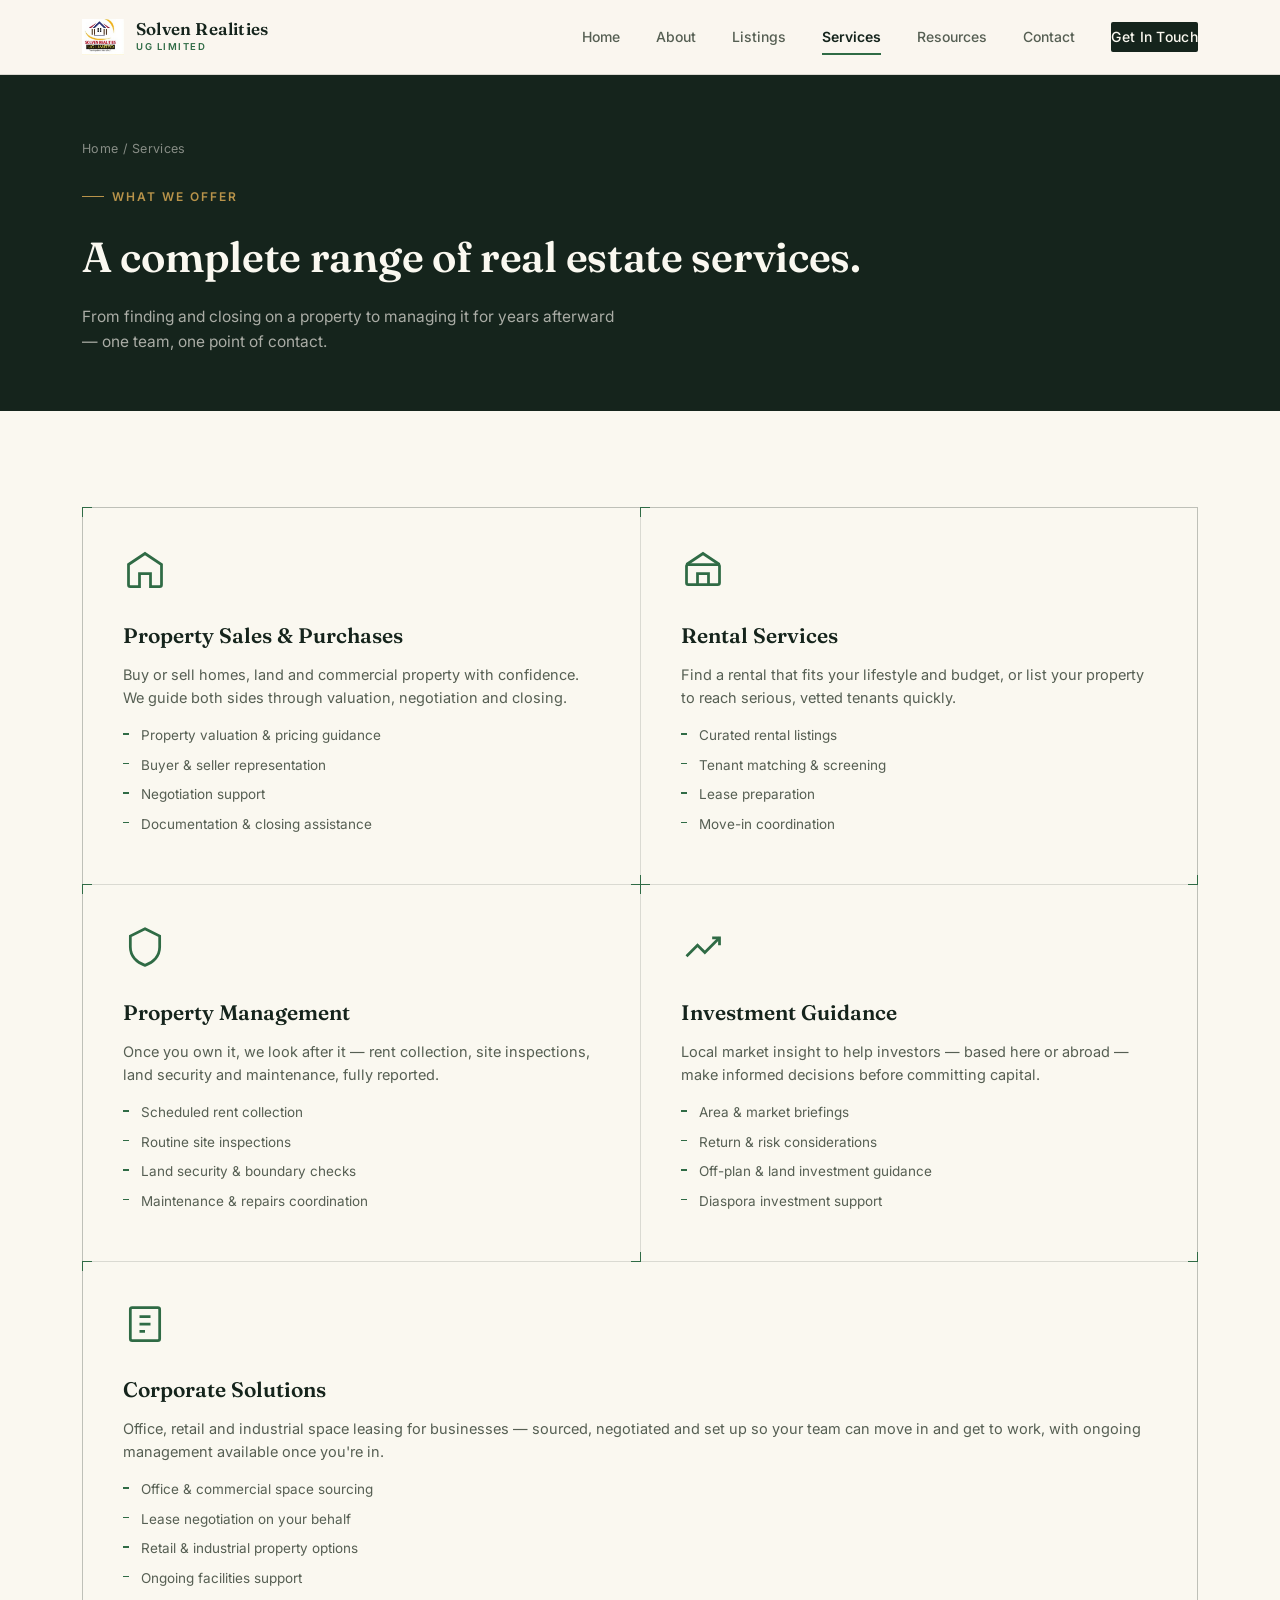
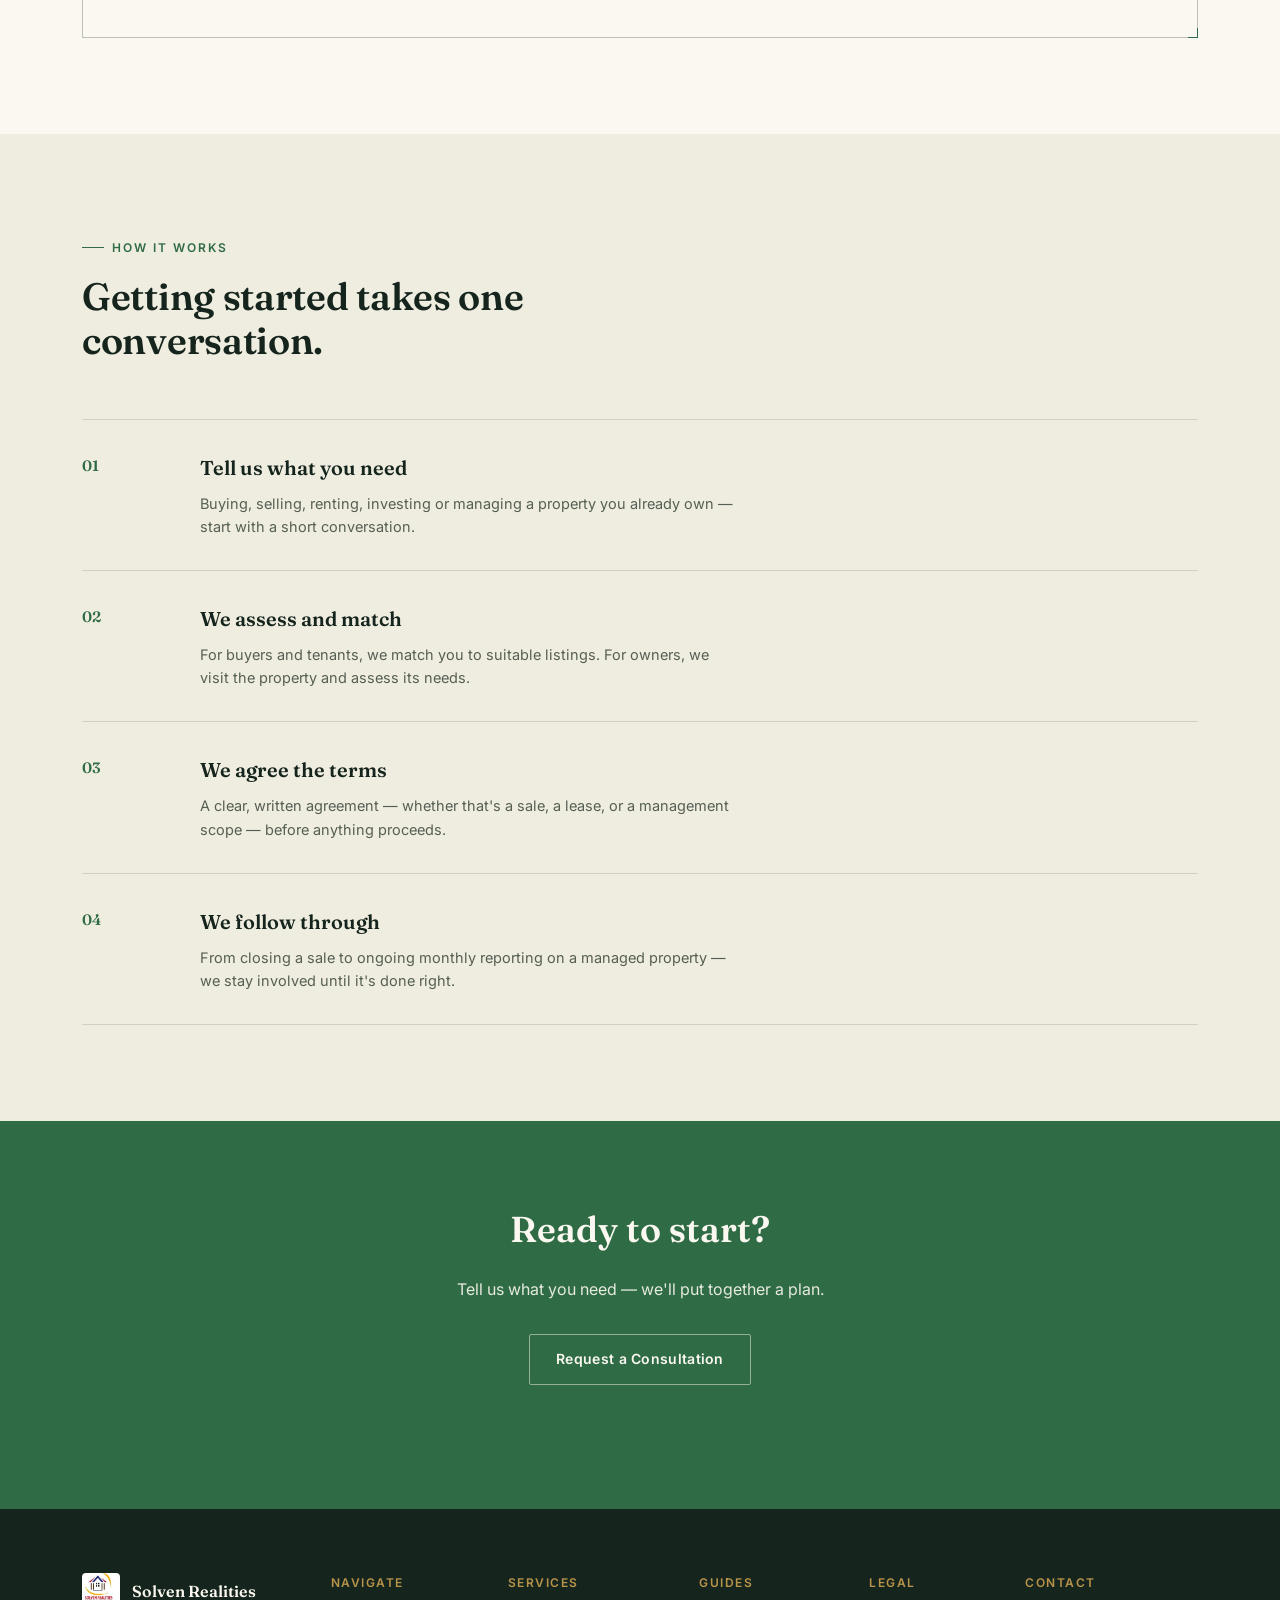
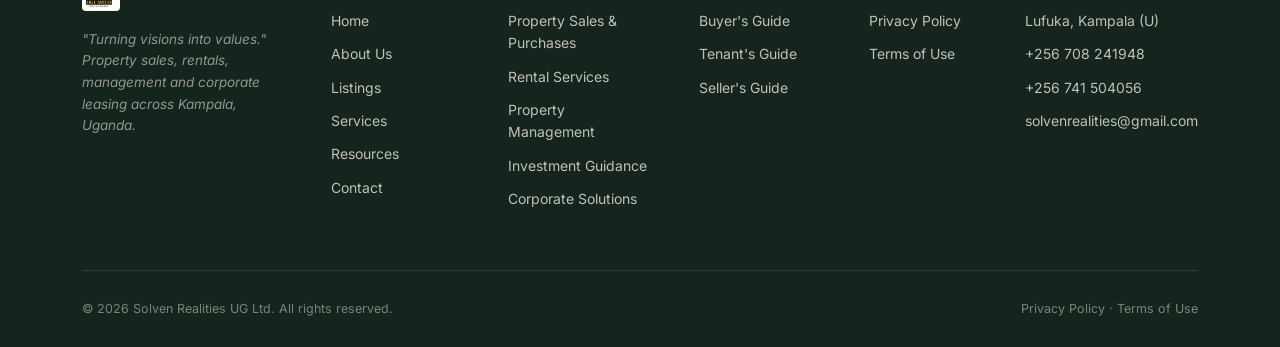
<file: services.html>
<!DOCTYPE html>
<html lang="en">
<head>
<meta charset="UTF-8">
<meta name="viewport" content="width=device-width, initial-scale=1.0">
<title>Services — Solven Realities UG Ltd.</title>
<meta name="description" content="Property sales and purchases, rental services, property management, investment guidance and corporate solutions — full-service real estate in Kampala, Uganda.">
<link rel="stylesheet" href="css/style.css">
</head>
<body>

<!-- ===== HEADER ===== -->
<header class="site-header">
  <div class="nav-inner">
    <a href="index.html" class="brand">
      <img src="images/logo_raw.jpg" alt="Solven Realities logo">
      <div class="brand-text">
        <div class="name">Solven Realities</div>
        <div class="sub">UG Limited</div>
      </div>
    </a>
    <nav class="nav-links">
      <a href="index.html">Home</a>
      <a href="about.html">About</a>
      <a href="listings.html">Listings</a>
      <a href="services.html" class="active">Services</a>
      <a href="resources.html">Resources</a>
      <a href="contact.html">Contact</a>
      <a href="contact.html" class="nav-cta">Get In Touch</a>
    </nav>
    <button class="nav-toggle" aria-label="Menu"><span></span><span></span><span></span></button>
  </div>
</header>

<!-- ===== PAGE HEADER ===== -->
<section class="page-header">
  <div class="wrap">
    <div class="breadcrumb"><a href="index.html">Home</a> / Services</div>
    <div class="eyebrow">What We Offer</div>
    <h1>A complete range of real estate services.</h1>
    <p>From finding and closing on a property to managing it for years afterward — one team, one point of contact.</p>
  </div>
</section>

<!-- ===== SERVICE DETAIL GRID ===== -->
<section>
  <div class="wrap">
    <div class="service-detail-grid">

      <div class="service-detail-item corner-mark">
        <svg class="sd-icon" viewBox="0 0 24 24" fill="none" stroke="currentColor" stroke-width="1.5"><path d="M3 9l9-6 9 6v11a1 1 0 01-1 1h-5v-7H9v7H4a1 1 0 01-1-1V9z"/></svg>
        <h3>Property Sales &amp; Purchases</h3>
        <p>Buy or sell homes, land and commercial property with confidence. We guide both sides through valuation, negotiation and closing.</p>
        <ul>
          <li>Property valuation &amp; pricing guidance</li>
          <li>Buyer &amp; seller representation</li>
          <li>Negotiation support</li>
          <li>Documentation &amp; closing assistance</li>
        </ul>
      </div>

      <div class="service-detail-item corner-mark">
        <svg class="sd-icon" viewBox="0 0 24 24" fill="none" stroke="currentColor" stroke-width="1.5"><rect x="3" y="9" width="18" height="11" rx="1"/><path d="M3 9l9-6 9 6"/><path d="M9 20v-6h6v6"/></svg>
        <h3>Rental Services</h3>
        <p>Find a rental that fits your lifestyle and budget, or list your property to reach serious, vetted tenants quickly.</p>
        <ul>
          <li>Curated rental listings</li>
          <li>Tenant matching &amp; screening</li>
          <li>Lease preparation</li>
          <li>Move-in coordination</li>
        </ul>
      </div>

      <div class="service-detail-item corner-mark">
        <svg class="sd-icon" viewBox="0 0 24 24" fill="none" stroke="currentColor" stroke-width="1.5"><path d="M12 2l8 4v6c0 5-3.5 8.5-8 10-4.5-1.5-8-5-8-10V6l8-4z"/></svg>
        <h3>Property Management</h3>
        <p>Once you own it, we look after it — rent collection, site inspections, land security and maintenance, fully reported.</p>
        <ul>
          <li>Scheduled rent collection</li>
          <li>Routine site inspections</li>
          <li>Land security &amp; boundary checks</li>
          <li>Maintenance &amp; repairs coordination</li>
        </ul>
      </div>

      <div class="service-detail-item corner-mark">
        <svg class="sd-icon" viewBox="0 0 24 24" fill="none" stroke="currentColor" stroke-width="1.5"><path d="M3 17l6-6 4 4 8-8"/><path d="M17 7h4v4"/></svg>
        <h3>Investment Guidance</h3>
        <p>Local market insight to help investors — based here or abroad — make informed decisions before committing capital.</p>
        <ul>
          <li>Area &amp; market briefings</li>
          <li>Return &amp; risk considerations</li>
          <li>Off-plan &amp; land investment guidance</li>
          <li>Diaspora investment support</li>
        </ul>
      </div>

      <div class="service-detail-item corner-mark" style="grid-column: span 2;">
        <svg class="sd-icon" viewBox="0 0 24 24" fill="none" stroke="currentColor" stroke-width="1.5"><rect x="4" y="3" width="16" height="18" rx="1"/><path d="M9 8h6M9 12h6M9 16h3"/></svg>
        <h3>Corporate Solutions</h3>
        <p>Office, retail and industrial space leasing for businesses — sourced, negotiated and set up so your team can move in and get to work, with ongoing management available once you're in.</p>
        <ul>
          <li>Office &amp; commercial space sourcing</li>
          <li>Lease negotiation on your behalf</li>
          <li>Retail &amp; industrial property options</li>
          <li>Ongoing facilities support</li>
        </ul>
      </div>

    </div>
  </div>
</section>

<!-- ===== PROCESS ===== -->
<section class="section-dim">
  <div class="wrap">
    <div class="section-head">
      <div class="eyebrow">How It Works</div>
      <h2>Getting started takes one conversation.</h2>
    </div>
    <div class="process-list">
      <div class="process-item">
        <div class="p-num">01</div>
        <div>
          <h3>Tell us what you need</h3>
          <p>Buying, selling, renting, investing or managing a property you already own — start with a short conversation.</p>
        </div>
      </div>
      <div class="process-item">
        <div class="p-num">02</div>
        <div>
          <h3>We assess and match</h3>
          <p>For buyers and tenants, we match you to suitable listings. For owners, we visit the property and assess its needs.</p>
        </div>
      </div>
      <div class="process-item">
        <div class="p-num">03</div>
        <div>
          <h3>We agree the terms</h3>
          <p>A clear, written agreement — whether that's a sale, a lease, or a management scope — before anything proceeds.</p>
        </div>
      </div>
      <div class="process-item">
        <div class="p-num">04</div>
        <div>
          <h3>We follow through</h3>
          <p>From closing a sale to ongoing monthly reporting on a managed property — we stay involved until it's done right.</p>
        </div>
      </div>
    </div>
  </div>
</section>

<!-- ===== CTA BAND ===== -->
<section class="cta-band">
  <div class="wrap">
    <h2>Ready to start?</h2>
    <p>Tell us what you need — we'll put together a plan.</p>
    <div class="hero-actions">
      <a href="contact.html" class="btn btn-outline-light">Request a Consultation</a>
    </div>
  </div>
</section>

<!-- ===== FOOTER ===== -->
<footer class="site-footer">
  <div class="wrap">
    <div class="footer-grid">
      <div class="footer-col">
        <div class="footer-brand">
          <img src="images/logo_raw.jpg" alt="Solven Realities logo">
          <div class="name">Solven Realities</div>
        </div>
        <p class="tagline-foot">"Turning visions into values." Property sales, rentals, management and corporate leasing across Kampala, Uganda.</p>
      </div>
      <div class="footer-col">
        <h5>Navigate</h5>
        <ul>
          <li><a href="index.html">Home</a></li>
          <li><a href="about.html">About Us</a></li>
          <li><a href="listings.html">Listings</a></li>
          <li><a href="services.html">Services</a></li>
          <li><a href="resources.html">Resources</a></li>
          <li><a href="contact.html">Contact</a></li>
        </ul>
      </div>
      <div class="footer-col">
        <h5>Services</h5>
        <ul>
          <li><a href="services.html">Property Sales &amp; Purchases</a></li>
          <li><a href="services.html">Rental Services</a></li>
          <li><a href="services.html">Property Management</a></li>
          <li><a href="services.html">Investment Guidance</a></li>
          <li><a href="services.html">Corporate Solutions</a></li>
        </ul>
      </div>
      <div class="footer-col">
        <h5>Guides</h5>
        <ul>
          <li><a href="buyers-guide.html">Buyer's Guide</a></li>
          <li><a href="tenants-guide.html">Tenant's Guide</a></li>
          <li><a href="sellers-guide.html">Seller's Guide</a></li>
        </ul>
      </div>
      <div class="footer-col">
        <h5>Legal</h5>
        <ul>
          <li><a href="privacy-policy.html">Privacy Policy</a></li>
          <li><a href="terms-of-use.html">Terms of Use</a></li>
        </ul>
      </div>
      <div class="footer-col">
        <h5>Contact</h5>
        <ul>
          <li>Lufuka, Kampala (U)</li>
          <li>+256 708 241948</li>
          <li>+256 741 504056</li>
          <li>solvenrealities@gmail.com</li>
        </ul>
      </div>
    </div>
    <div class="footer-bottom">
      <span>© 2026 Solven Realities UG Ltd. All rights reserved.</span>
      <span><a href="privacy-policy.html">Privacy Policy</a> · <a href="terms-of-use.html">Terms of Use</a></span>
    </div>
  </div>
</footer>

<script src="js/nav.js"></script>
</body>
</html>
</file>
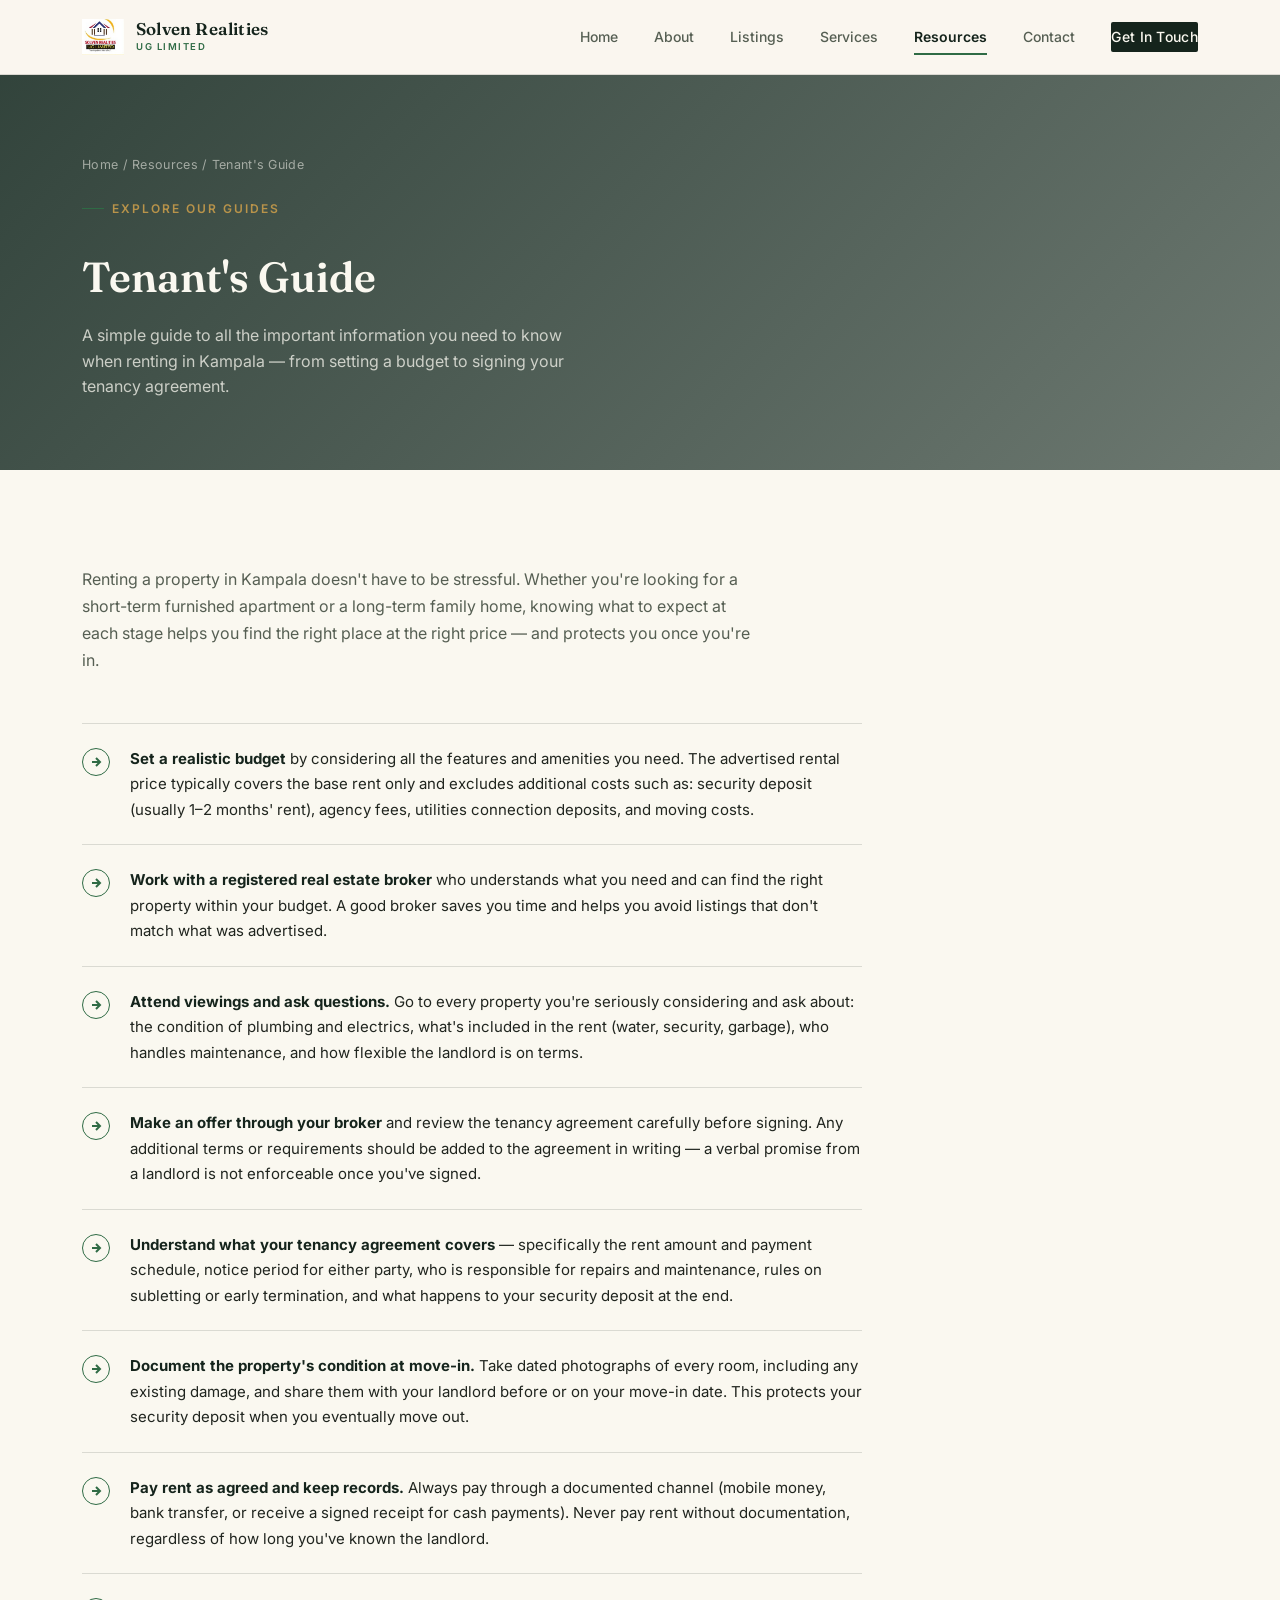
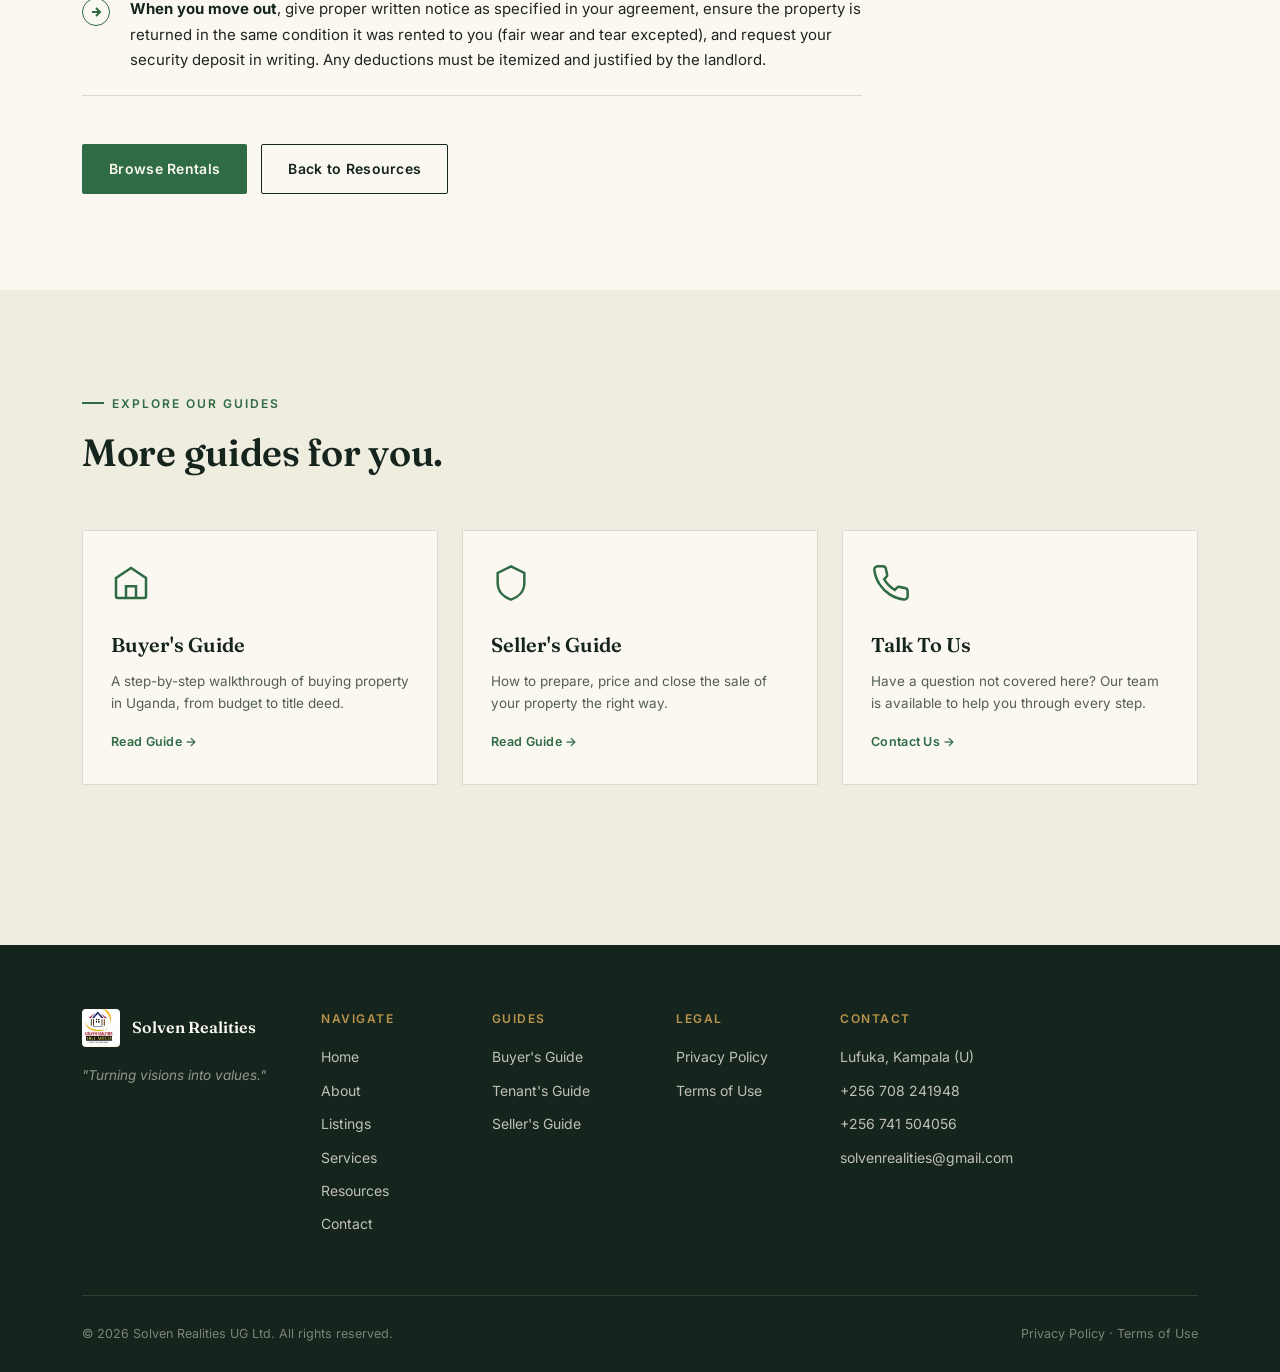
<file: tenants-guide.html>
<!DOCTYPE html>
<html lang="en">
<head>
<meta charset="UTF-8">
<meta name="viewport" content="width=device-width, initial-scale=1.0">
<title>Tenant's Guide — Solven Realities UG Ltd.</title>
<meta name="description" content="What to know before renting property in Kampala, Uganda — budgeting, viewing, leases and your rights as a tenant.">
<link rel="stylesheet" href="css/style.css">
</head>
<body>

<header class="site-header">
  <div class="nav-inner">
    <a href="index.html" class="brand">
      <img src="images/logo_raw.jpg" alt="Solven Realities logo">
      <div class="brand-text">
        <div class="name">Solven Realities</div>
        <div class="sub">UG Limited</div>
      </div>
    </a>
    <nav class="nav-links">
      <a href="index.html">Home</a>
      <a href="about.html">About</a>
      <a href="listings.html">Listings</a>
      <a href="services.html">Services</a>
      <a href="resources.html" class="active">Resources</a>
      <a href="contact.html">Contact</a>
      <a href="contact.html" class="nav-cta">Get In Touch</a>
    </nav>
    <button class="nav-toggle" aria-label="Menu"><span></span><span></span><span></span></button>
  </div>
</header>

<section class="quote-photo-section" style="background-image: url('https://images.unsplash.com/photo-1758915753332-cab59126742c?w=1600&q=85&auto=format&fit=crop'); padding: 80px 0 70px;">
  <div class="quote-photo-overlay" style="background: linear-gradient(135deg, rgba(15,36,28,0.85) 0%, rgba(15,36,28,0.6) 100%);"></div>
  <div class="wrap" style="position: relative; z-index: 1;">
    <div class="breadcrumb" style="color: rgba(250,248,240,0.55); margin-bottom: 16px;">
      <a href="index.html" style="color: rgba(250,248,240,0.55);">Home</a> /
      <a href="resources.html" style="color: rgba(250,248,240,0.55);">Resources</a> / Tenant's Guide
    </div>
    <div class="eyebrow" style="color: var(--gold);">Explore Our Guides</div>
    <h1 style="font-family: var(--serif); font-size: 42px; font-weight: 600; color: var(--paper); margin-top: 8px;">Tenant's Guide</h1>
    <p style="color: rgba(250,248,240,0.75); font-size: 16px; max-width: 520px; margin-top: 12px;">A simple guide to all the important information you need to know when renting in Kampala — from setting a budget to signing your tenancy agreement.</p>
  </div>
</section>

<section>
  <div class="wrap">
    <div class="guide-intro">
      <p>Renting a property in Kampala doesn't have to be stressful. Whether you're looking for a short-term furnished apartment or a long-term family home, knowing what to expect at each stage helps you find the right place at the right price — and protects you once you're in.</p>
    </div>

    <div class="guide-step-list">

      <div class="guide-step">
        <div class="gs-arrow"><svg viewBox="0 0 12 12" fill="none" stroke="currentColor" stroke-width="2"><path d="M2 6h8M6 2l4 4-4 4"/></svg></div>
        <p><strong>Set a realistic budget</strong> by considering all the features and amenities you need. The advertised rental price typically covers the base rent only and excludes additional costs such as: security deposit (usually 1–2 months' rent), agency fees, utilities connection deposits, and moving costs.</p>
      </div>

      <div class="guide-step">
        <div class="gs-arrow"><svg viewBox="0 0 12 12" fill="none" stroke="currentColor" stroke-width="2"><path d="M2 6h8M6 2l4 4-4 4"/></svg></div>
        <p><strong>Work with a registered real estate broker</strong> who understands what you need and can find the right property within your budget. A good broker saves you time and helps you avoid listings that don't match what was advertised.</p>
      </div>

      <div class="guide-step">
        <div class="gs-arrow"><svg viewBox="0 0 12 12" fill="none" stroke="currentColor" stroke-width="2"><path d="M2 6h8M6 2l4 4-4 4"/></svg></div>
        <p><strong>Attend viewings and ask questions.</strong> Go to every property you're seriously considering and ask about: the condition of plumbing and electrics, what's included in the rent (water, security, garbage), who handles maintenance, and how flexible the landlord is on terms.</p>
      </div>

      <div class="guide-step">
        <div class="gs-arrow"><svg viewBox="0 0 12 12" fill="none" stroke="currentColor" stroke-width="2"><path d="M2 6h8M6 2l4 4-4 4"/></svg></div>
        <p><strong>Make an offer through your broker</strong> and review the tenancy agreement carefully before signing. Any additional terms or requirements should be added to the agreement in writing — a verbal promise from a landlord is not enforceable once you've signed.</p>
      </div>

      <div class="guide-step">
        <div class="gs-arrow"><svg viewBox="0 0 12 12" fill="none" stroke="currentColor" stroke-width="2"><path d="M2 6h8M6 2l4 4-4 4"/></svg></div>
        <p><strong>Understand what your tenancy agreement covers</strong> — specifically the rent amount and payment schedule, notice period for either party, who is responsible for repairs and maintenance, rules on subletting or early termination, and what happens to your security deposit at the end.</p>
      </div>

      <div class="guide-step">
        <div class="gs-arrow"><svg viewBox="0 0 12 12" fill="none" stroke="currentColor" stroke-width="2"><path d="M2 6h8M6 2l4 4-4 4"/></svg></div>
        <p><strong>Document the property's condition at move-in.</strong> Take dated photographs of every room, including any existing damage, and share them with your landlord before or on your move-in date. This protects your security deposit when you eventually move out.</p>
      </div>

      <div class="guide-step">
        <div class="gs-arrow"><svg viewBox="0 0 12 12" fill="none" stroke="currentColor" stroke-width="2"><path d="M2 6h8M6 2l4 4-4 4"/></svg></div>
        <p><strong>Pay rent as agreed and keep records.</strong> Always pay through a documented channel (mobile money, bank transfer, or receive a signed receipt for cash payments). Never pay rent without documentation, regardless of how long you've known the landlord.</p>
      </div>

      <div class="guide-step">
        <div class="gs-arrow"><svg viewBox="0 0 12 12" fill="none" stroke="currentColor" stroke-width="2"><path d="M2 6h8M6 2l4 4-4 4"/></svg></div>
        <p><strong>When you move out</strong>, give proper written notice as specified in your agreement, ensure the property is returned in the same condition it was rented to you (fair wear and tear excepted), and request your security deposit in writing. Any deductions must be itemized and justified by the landlord.</p>
      </div>

    </div>

    <div style="margin-top: 48px; display: flex; gap: 14px; flex-wrap: wrap;">
      <a href="listings.html" class="btn btn-primary">Browse Rentals</a>
      <a href="resources.html" class="btn btn-outline">Back to Resources</a>
    </div>
  </div>
</section>

<section class="section-dim">
  <div class="wrap">
    <div class="section-head">
      <div class="eyebrow">Explore Our Guides</div>
      <h2>More guides for you.</h2>
    </div>
    <div class="guide-hub">
      <a href="buyers-guide.html" class="guide-hub-card">
        <svg class="ghc-icon" viewBox="0 0 24 24" fill="none" stroke="currentColor" stroke-width="1.5"><path d="M3 9l9-6 9 6v11a1 1 0 01-1 1H4a1 1 0 01-1-1V9z"/><path d="M9 21v-7h6v7"/></svg>
        <h3>Buyer's Guide</h3>
        <p>A step-by-step walkthrough of buying property in Uganda, from budget to title deed.</p>
        <span class="ghc-link">Read Guide →</span>
      </a>
      <a href="sellers-guide.html" class="guide-hub-card">
        <svg class="ghc-icon" viewBox="0 0 24 24" fill="none" stroke="currentColor" stroke-width="1.5"><path d="M12 2l8 4v6c0 5-3.5 8.5-8 10-4.5-1.5-8-5-8-10V6l8-4z"/></svg>
        <h3>Seller's Guide</h3>
        <p>How to prepare, price and close the sale of your property the right way.</p>
        <span class="ghc-link">Read Guide →</span>
      </a>
      <a href="contact.html" class="guide-hub-card">
        <svg class="ghc-icon" viewBox="0 0 24 24" fill="none" stroke="currentColor" stroke-width="1.5"><path d="M22 16.9v3a2 2 0 01-2.2 2 19.8 19.8 0 01-8.6-3.1 19.5 19.5 0 01-6-6A19.8 19.8 0 012 4.2 2 2 0 014 2h3a2 2 0 012 1.7c.1.9.3 1.8.6 2.7a2 2 0 01-.5 2.1L7.9 9.7a16 16 0 006.4 6.4l1.2-1.2a2 2 0 012.1-.5c.9.3 1.8.5 2.7.6a2 2 0 011.7 2z"/></svg>
        <h3>Talk To Us</h3>
        <p>Have a question not covered here? Our team is available to help you through every step.</p>
        <span class="ghc-link">Contact Us →</span>
      </a>
    </div>
  </div>
</section>

<footer class="site-footer">
  <div class="wrap">
    <div class="footer-grid">
      <div class="footer-col">
        <div class="footer-brand"><img src="images/logo_raw.jpg" alt="logo"><div class="name">Solven Realities</div></div>
        <p class="tagline-foot">"Turning visions into values."</p>
      </div>
      <div class="footer-col">
        <h5>Navigate</h5>
        <ul>
          <li><a href="index.html">Home</a></li>
          <li><a href="about.html">About</a></li>
          <li><a href="listings.html">Listings</a></li>
          <li><a href="services.html">Services</a></li>
          <li><a href="resources.html">Resources</a></li>
          <li><a href="contact.html">Contact</a></li>
        </ul>
      </div>
      <div class="footer-col">
        <h5>Guides</h5>
        <ul>
          <li><a href="buyers-guide.html">Buyer's Guide</a></li>
          <li><a href="tenants-guide.html">Tenant's Guide</a></li>
          <li><a href="sellers-guide.html">Seller's Guide</a></li>
        </ul>
      </div>
      <div class="footer-col">
        <h5>Legal</h5>
        <ul>
          <li><a href="privacy-policy.html">Privacy Policy</a></li>
          <li><a href="terms-of-use.html">Terms of Use</a></li>
        </ul>
      </div>
      <div class="footer-col">
        <h5>Contact</h5>
        <ul>
          <li>Lufuka, Kampala (U)</li>
          <li>+256 708 241948</li>
          <li>+256 741 504056</li>
          <li>solvenrealities@gmail.com</li>
        </ul>
      </div>
    </div>
    <div class="footer-bottom">
      <span>© 2026 Solven Realities UG Ltd. All rights reserved.</span>
      <span><a href="privacy-policy.html">Privacy Policy</a> · <a href="terms-of-use.html">Terms of Use</a></span>
    </div>
  </div>
</footer>

<script src="js/nav.js"></script>
</body>
</html>
</file>
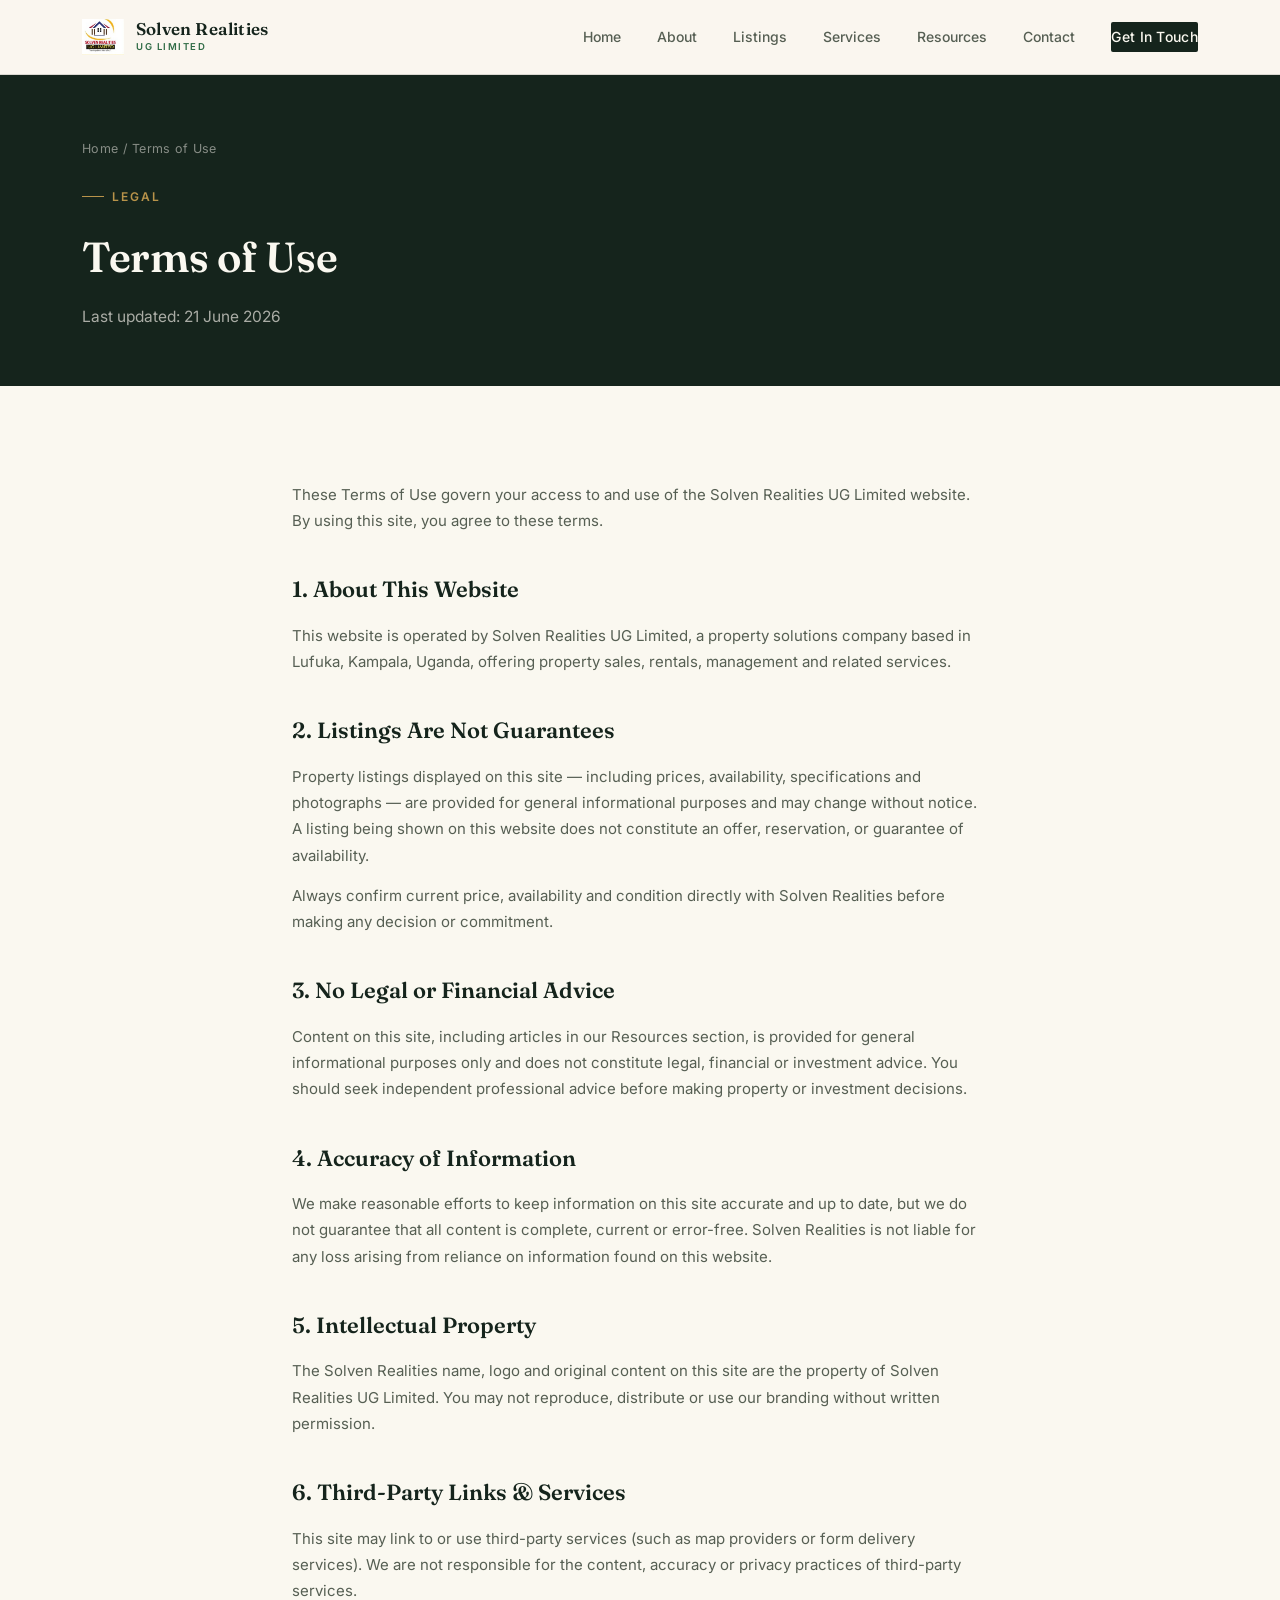
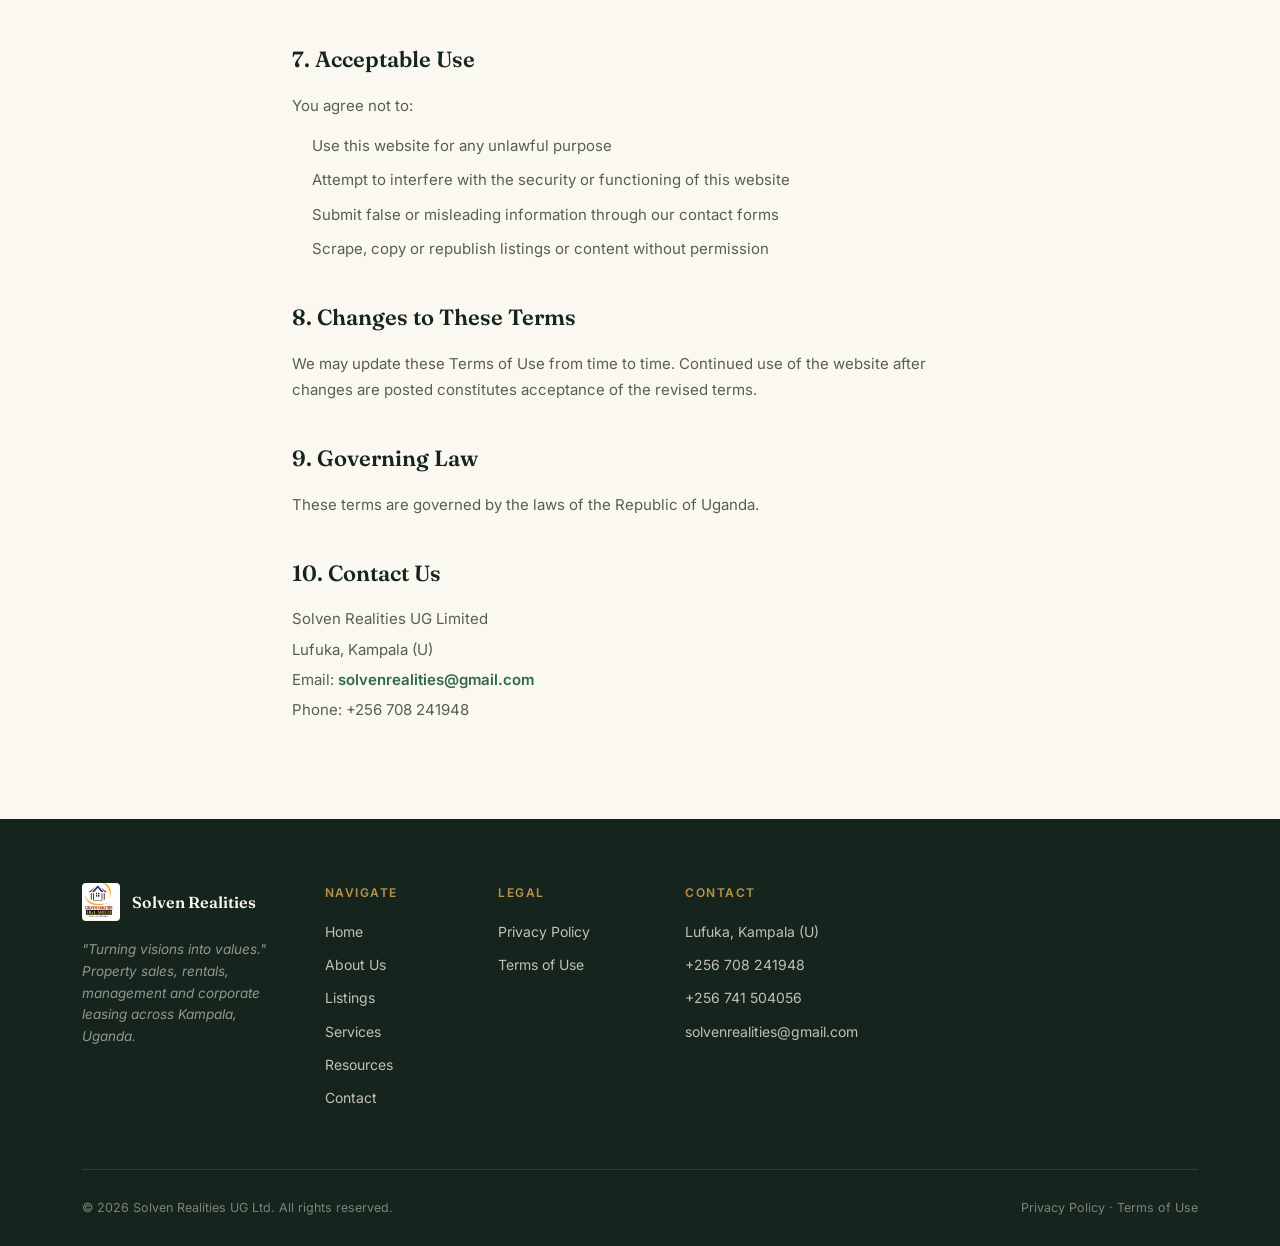
<file: terms-of-use.html>
<!DOCTYPE html>
<html lang="en">
<head>
<meta charset="UTF-8">
<meta name="viewport" content="width=device-width, initial-scale=1.0">
<title>Terms of Use — Solven Realities UG Ltd.</title>
<meta name="description" content="Terms governing the use of the Solven Realities UG Ltd. website.">
<link rel="stylesheet" href="css/style.css">
</head>
<body>

<!-- ===== HEADER ===== -->
<header class="site-header">
  <div class="nav-inner">
    <a href="index.html" class="brand">
      <img src="images/logo_raw.jpg" alt="Solven Realities logo">
      <div class="brand-text">
        <div class="name">Solven Realities</div>
        <div class="sub">UG Limited</div>
      </div>
    </a>
    <nav class="nav-links">
      <a href="index.html">Home</a>
      <a href="about.html">About</a>
      <a href="listings.html">Listings</a>
      <a href="services.html">Services</a>
      <a href="resources.html">Resources</a>
      <a href="contact.html">Contact</a>
      <a href="contact.html" class="nav-cta">Get In Touch</a>
    </nav>
    <button class="nav-toggle" aria-label="Menu"><span></span><span></span><span></span></button>
  </div>
</header>

<!-- ===== PAGE HEADER ===== -->
<section class="page-header">
  <div class="wrap">
    <div class="breadcrumb"><a href="index.html">Home</a> / Terms of Use</div>
    <div class="eyebrow">Legal</div>
    <h1>Terms of Use</h1>
    <p>Last updated: 21 June 2026</p>
  </div>
</section>

<!-- ===== TERMS CONTENT ===== -->
<section>
  <div class="wrap" style="max-width: 760px;">

    <div style="font-size: 15px; color: var(--ink-soft); line-height: 1.75;">

      <p style="margin-bottom: 24px;">These Terms of Use govern your access to and use of the Solven Realities UG Limited website. By using this site, you agree to these terms.</p>

      <h2 style="font-family: var(--serif); font-size: 22px; font-weight: 600; color: var(--charcoal); margin: 36px 0 14px;">1. About This Website</h2>
      <p>This website is operated by Solven Realities UG Limited, a property solutions company based in Lufuka, Kampala, Uganda, offering property sales, rentals, management and related services.</p>

      <h2 style="font-family: var(--serif); font-size: 22px; font-weight: 600; color: var(--charcoal); margin: 36px 0 14px;">2. Listings Are Not Guarantees</h2>
      <p style="margin-bottom: 14px;">Property listings displayed on this site — including prices, availability, specifications and photographs — are provided for general informational purposes and may change without notice. A listing being shown on this website does not constitute an offer, reservation, or guarantee of availability.</p>
      <p>Always confirm current price, availability and condition directly with Solven Realities before making any decision or commitment.</p>

      <h2 style="font-family: var(--serif); font-size: 22px; font-weight: 600; color: var(--charcoal); margin: 36px 0 14px;">3. No Legal or Financial Advice</h2>
      <p>Content on this site, including articles in our Resources section, is provided for general informational purposes only and does not constitute legal, financial or investment advice. You should seek independent professional advice before making property or investment decisions.</p>

      <h2 style="font-family: var(--serif); font-size: 22px; font-weight: 600; color: var(--charcoal); margin: 36px 0 14px;">4. Accuracy of Information</h2>
      <p>We make reasonable efforts to keep information on this site accurate and up to date, but we do not guarantee that all content is complete, current or error-free. Solven Realities is not liable for any loss arising from reliance on information found on this website.</p>

      <h2 style="font-family: var(--serif); font-size: 22px; font-weight: 600; color: var(--charcoal); margin: 36px 0 14px;">5. Intellectual Property</h2>
      <p>The Solven Realities name, logo and original content on this site are the property of Solven Realities UG Limited. You may not reproduce, distribute or use our branding without written permission.</p>

      <h2 style="font-family: var(--serif); font-size: 22px; font-weight: 600; color: var(--charcoal); margin: 36px 0 14px;">6. Third-Party Links &amp; Services</h2>
      <p>This site may link to or use third-party services (such as map providers or form delivery services). We are not responsible for the content, accuracy or privacy practices of third-party services.</p>

      <h2 style="font-family: var(--serif); font-size: 22px; font-weight: 600; color: var(--charcoal); margin: 36px 0 14px;">7. Acceptable Use</h2>
      <p style="margin-bottom: 14px;">You agree not to:</p>
      <ul style="margin: 0 0 18px 20px;">
        <li style="margin-bottom: 8px;">Use this website for any unlawful purpose</li>
        <li style="margin-bottom: 8px;">Attempt to interfere with the security or functioning of this website</li>
        <li style="margin-bottom: 8px;">Submit false or misleading information through our contact forms</li>
        <li style="margin-bottom: 8px;">Scrape, copy or republish listings or content without permission</li>
      </ul>

      <h2 style="font-family: var(--serif); font-size: 22px; font-weight: 600; color: var(--charcoal); margin: 36px 0 14px;">8. Changes to These Terms</h2>
      <p>We may update these Terms of Use from time to time. Continued use of the website after changes are posted constitutes acceptance of the revised terms.</p>

      <h2 style="font-family: var(--serif); font-size: 22px; font-weight: 600; color: var(--charcoal); margin: 36px 0 14px;">9. Governing Law</h2>
      <p>These terms are governed by the laws of the Republic of Uganda.</p>

      <h2 style="font-family: var(--serif); font-size: 22px; font-weight: 600; color: var(--charcoal); margin: 36px 0 14px;">10. Contact Us</h2>
      <p style="margin-bottom: 4px;">Solven Realities UG Limited</p>
      <p style="margin-bottom: 4px;">Lufuka, Kampala (U)</p>
      <p style="margin-bottom: 4px;">Email: <a href="mailto:solvenrealities@gmail.com" style="color: var(--clay); font-weight: 600;">solvenrealities@gmail.com</a></p>
      <p>Phone: +256 708 241948</p>

    </div>

  </div>
</section>

<!-- ===== FOOTER ===== -->
<footer class="site-footer">
  <div class="wrap">
    <div class="footer-grid">
      <div class="footer-col">
        <div class="footer-brand">
          <img src="images/logo_raw.jpg" alt="Solven Realities logo">
          <div class="name">Solven Realities</div>
        </div>
        <p class="tagline-foot">"Turning visions into values." Property sales, rentals, management and corporate leasing across Kampala, Uganda.</p>
      </div>
      <div class="footer-col">
        <h5>Navigate</h5>
        <ul>
          <li><a href="index.html">Home</a></li>
          <li><a href="about.html">About Us</a></li>
          <li><a href="listings.html">Listings</a></li>
          <li><a href="services.html">Services</a></li>
          <li><a href="resources.html">Resources</a></li>
          <li><a href="contact.html">Contact</a></li>
        </ul>
      </div>
      <div class="footer-col">
        <h5>Legal</h5>
        <ul>
          <li><a href="privacy-policy.html">Privacy Policy</a></li>
          <li><a href="terms-of-use.html">Terms of Use</a></li>
        </ul>
      </div>
      <div class="footer-col">
        <h5>Contact</h5>
        <ul>
          <li>Lufuka, Kampala (U)</li>
          <li>+256 708 241948</li>
          <li>+256 741 504056</li>
          <li>solvenrealities@gmail.com</li>
        </ul>
      </div>
    </div>
    <div class="footer-bottom">
      <span>© 2026 Solven Realities UG Ltd. All rights reserved.</span>
      <span><a href="privacy-policy.html">Privacy Policy</a> · <a href="terms-of-use.html">Terms of Use</a></span>
    </div>
  </div>
</footer>

<script src="js/nav.js"></script>
</body>
</html>
</file>
<file: css/style.css>
/* ============================================
   SOLVEN REALITIES UG LTD — SITE STYLES
   Design language: Kampala's red laterite earth,
   surveyor plot-lines, warm equatorial light.
   ============================================ */

@import url('https://fonts.googleapis.com/css2?family=Fraunces:opsz,wght@9..144,400;9..144,500;9..144,600;9..144,700&family=Inter:wght@400;500;600;700&display=swap');

:root {
  --clay: #2F6B45;
  --clay-dark: #1F4E32;
  --clay-light: #5C9A72;
  --charcoal: #15241C;
  --charcoal-soft: #1E3327;
  --paper: #FAF8F0;
  --paper-dim: #EFEDE0;
  --gold: #B8934A;
  --ink: #20251F;
  --ink-soft: #565F53;
  --line: rgba(21,36,28,0.14);

  --serif: 'Fraunces', serif;
  --sans: 'Inter', sans-serif;
}

* { margin: 0; padding: 0; box-sizing: border-box; }

html { scroll-behavior: smooth; }

body {
  font-family: var(--sans);
  background: var(--paper);
  color: var(--ink);
  line-height: 1.6;
  -webkit-font-smoothing: antialiased;
}

img { max-width: 100%; display: block; }
a { color: inherit; text-decoration: none; }
ul { list-style: none; }

.wrap {
  max-width: 1180px;
  margin: 0 auto;
  padding: 0 32px;
}

/* ===== Plot-line signature motif ===== */
.plotline {
  border: none;
  border-top: 1.5px dashed rgba(26,36,32,0.25);
  margin: 0;
}

.plotline-gold {
  border: none;
  border-top: 1.5px dashed rgba(201,154,77,0.6);
  margin: 0;
}

.corner-mark {
  position: relative;
}
.corner-mark::before,
.corner-mark::after {
  content: '';
  position: absolute;
  width: 9px;
  height: 9px;
  border: 1.5px solid var(--clay);
}
.corner-mark::before { top: -1px; left: -1px; border-right: none; border-bottom: none; }
.corner-mark::after { bottom: -1px; right: -1px; border-left: none; border-top: none; }

/* ===== Header / Nav ===== */
.site-header {
  position: sticky;
  top: 0;
  z-index: 100;
  background: rgba(250,246,239,0.92);
  backdrop-filter: blur(10px);
  border-bottom: 1px solid var(--line);
}

.nav-inner {
  max-width: 1180px;
  margin: 0 auto;
  padding: 16px 32px;
  display: flex;
  align-items: center;
  justify-content: space-between;
}

.brand {
  display: flex;
  align-items: center;
  gap: 12px;
}

.brand img {
  width: 42px;
  height: 42px;
  object-fit: contain;
  border-radius: 4px;
}

.brand-text .name {
  font-family: var(--serif);
  font-weight: 600;
  font-size: 17px;
  color: var(--charcoal);
  letter-spacing: 0.2px;
  line-height: 1.1;
}

.brand-text .sub {
  font-size: 9.5px;
  letter-spacing: 1.5px;
  color: var(--clay);
  font-weight: 600;
  text-transform: uppercase;
}

.nav-links {
  display: flex;
  align-items: center;
  gap: 36px;
}

.nav-links a {
  font-size: 14px;
  font-weight: 500;
  color: var(--ink-soft);
  position: relative;
  padding: 4px 0;
  transition: color 0.2s ease;
}

.nav-links a:hover { color: var(--clay); }

.nav-links a.active {
  color: var(--charcoal);
  font-weight: 600;
}

.nav-links a.active::after {
  content: '';
  position: absolute;
  left: 0; right: 0; bottom: -3px;
  height: 2px;
  background: var(--clay);
}

.nav-cta {
  background: var(--charcoal);
  color: var(--paper) !important;
  padding: 10px 20px;
  border-radius: 2px;
  font-size: 13.5px;
  font-weight: 600;
  letter-spacing: 0.3px;
  transition: background 0.2s ease;
}
.nav-cta:hover { background: var(--clay); }

.nav-toggle {
  display: none;
  flex-direction: column;
  gap: 5px;
  background: none;
  border: none;
  cursor: pointer;
  padding: 6px;
}
.nav-toggle span {
  width: 22px;
  height: 2px;
  background: var(--charcoal);
}

/* ===== Buttons ===== */
.btn {
  display: inline-flex;
  align-items: center;
  gap: 8px;
  padding: 13px 26px;
  font-size: 14px;
  font-weight: 600;
  letter-spacing: 0.3px;
  border-radius: 2px;
  transition: all 0.2s ease;
  cursor: pointer;
  border: 1.5px solid transparent;
}

.btn-primary {
  background: var(--clay);
  color: var(--paper);
}
.btn-primary:hover { background: var(--clay-dark); }

.btn-outline {
  border-color: var(--charcoal);
  color: var(--charcoal);
}
.btn-outline:hover { background: var(--charcoal); color: var(--paper); }

.btn-outline-light {
  border-color: rgba(250,246,239,0.5);
  color: var(--paper);
}
.btn-outline-light:hover { background: var(--paper); color: var(--charcoal); }

/* ===== Eyebrow labels ===== */
.eyebrow {
  display: inline-flex;
  align-items: center;
  gap: 8px;
  font-size: 12px;
  font-weight: 600;
  letter-spacing: 2px;
  text-transform: uppercase;
  color: var(--clay);
  margin-bottom: 18px;
}
.eyebrow::before {
  content: '';
  width: 22px;
  height: 1.5px;
  background: var(--clay);
}

/* ===== Hero ===== */
.hero {
  position: relative;
  padding: 88px 0 100px;
  overflow: hidden;
}

.hero-grid {
  display: grid;
  grid-template-columns: 1.05fr 0.95fr;
  gap: 64px;
  align-items: center;
}

.hero h1 {
  font-family: var(--serif);
  font-size: 54px;
  font-weight: 600;
  line-height: 1.08;
  color: var(--charcoal);
  letter-spacing: -0.5px;
  margin-bottom: 24px;
}

.hero h1 em {
  font-style: italic;
  color: var(--clay);
  font-weight: 500;
}

.hero p.lede {
  font-size: 17px;
  color: var(--ink-soft);
  max-width: 480px;
  margin-bottom: 36px;
}

.hero-actions {
  display: flex;
  gap: 14px;
  margin-bottom: 44px;
}

.hero-stats {
  display: flex;
  gap: 40px;
}

.hero-stats .stat-num {
  font-family: var(--serif);
  font-size: 30px;
  font-weight: 600;
  color: var(--charcoal);
  line-height: 1;
}

.hero-stats .stat-label {
  font-size: 12px;
  color: var(--ink-soft);
  margin-top: 6px;
  letter-spacing: 0.3px;
}

.hero-visual {
  position: relative;
}

.hero-visual .frame-main {
  position: relative;
  border-radius: 3px;
  overflow: hidden;
  aspect-ratio: 4/3.1;
}

.hero-visual .frame-main img {
  width: 100%;
  height: 100%;
  object-fit: cover;
}

.hero-visual .frame-tag {
  position: absolute;
  bottom: 18px;
  left: 18px;
  background: rgba(26,36,32,0.85);
  backdrop-filter: blur(6px);
  color: var(--paper);
  padding: 9px 16px;
  font-size: 12px;
  font-weight: 600;
  letter-spacing: 0.5px;
  border-left: 2px solid var(--gold);
}

.hero-visual .plot-pin {
  position: absolute;
  width: 130px;
  height: 130px;
  border: 1.5px dashed rgba(250,246,239,0.85);
  top: 14%;
  right: 8%;
  pointer-events: none;
}

/* ===== Section scaffolding ===== */
section { padding: 96px 0; }

.section-head {
  max-width: 600px;
  margin-bottom: 56px;
}

.section-head.center {
  margin-left: auto;
  margin-right: auto;
  text-align: center;
}

.section-head h2 {
  font-family: var(--serif);
  font-size: 38px;
  font-weight: 600;
  color: var(--charcoal);
  line-height: 1.15;
  letter-spacing: -0.3px;
}

.section-head p {
  margin-top: 16px;
  color: var(--ink-soft);
  font-size: 16px;
}

.section-dark {
  background: var(--charcoal);
  color: var(--paper);
}
.section-dark .section-head h2 { color: var(--paper); }
.section-dark .section-head p { color: rgba(250,246,239,0.65); }

.section-dim { background: var(--paper-dim); }

/* ===== Services grid ===== */
.services-grid {
  display: grid;
  grid-template-columns: repeat(5, 1fr);
  border-top: 1px solid var(--line);
  border-left: 1px solid var(--line);
}

.service-cell {
  border-right: 1px solid var(--line);
  border-bottom: 1px solid var(--line);
  padding: 28px 22px;
  transition: background 0.25s ease;
}

.service-cell:hover { background: var(--paper-dim); }

.service-cell .num {
  font-family: var(--serif);
  font-size: 12px;
  color: var(--clay);
  font-weight: 600;
  margin-bottom: 16px;
}

.service-cell h3 {
  font-family: var(--serif);
  font-size: 16.5px;
  font-weight: 600;
  color: var(--charcoal);
  margin-bottom: 8px;
  line-height: 1.3;
}

.service-cell p {
  font-size: 13px;
  color: var(--ink-soft);
  line-height: 1.55;
}

/* ===== Portfolio / property cards ===== */
.portfolio-grid {
  display: grid;
  grid-template-columns: repeat(3, 1fr);
  gap: 28px;
}

.portfolio-grid.featured {
  grid-template-columns: 1.4fr 1fr;
  grid-template-rows: auto auto;
}

.pf-card {
  position: relative;
  border-radius: 3px;
  overflow: hidden;
  background: var(--charcoal);
}

.pf-card .pf-img-wrap {
  aspect-ratio: 4/3;
  overflow: hidden;
}

.pf-card.tall .pf-img-wrap { aspect-ratio: 4/4.6; }

.pf-card img {
  width: 100%;
  height: 100%;
  object-fit: cover;
  transition: transform 0.5s ease;
}

.pf-card:hover img { transform: scale(1.05); }

.pf-card .pf-caption {
  position: absolute;
  bottom: 0; left: 0; right: 0;
  padding: 22px 22px 18px;
  background: linear-gradient(0deg, rgba(13,17,15,0.88) 0%, rgba(13,17,15,0) 100%);
}

.pf-card .pf-tag {
  font-size: 10.5px;
  font-weight: 600;
  letter-spacing: 1.5px;
  text-transform: uppercase;
  color: var(--gold);
  margin-bottom: 6px;
  display: block;
}

.pf-card .pf-title {
  font-family: var(--serif);
  font-size: 19px;
  font-weight: 600;
  color: var(--paper);
}

/* ===== Stats / Trust strip ===== */
.trust-strip {
  display: grid;
  grid-template-columns: repeat(4, 1fr);
  border-top: 1px solid rgba(250,246,239,0.15);
  border-bottom: 1px solid rgba(250,246,239,0.15);
}

.trust-item {
  padding: 32px 24px;
  border-right: 1px solid rgba(250,246,239,0.15);
}
.trust-item:last-child { border-right: none; }

.trust-item .t-icon {
  width: 30px;
  height: 30px;
  margin-bottom: 16px;
  color: var(--gold);
}

.trust-item h4 {
  font-family: var(--serif);
  font-size: 15.5px;
  font-weight: 600;
  margin-bottom: 6px;
}

.trust-item p {
  font-size: 12.5px;
  color: rgba(250,246,239,0.6);
}

/* ===== Process / timeline ===== */
.process-list {
  display: flex;
  flex-direction: column;
}

.process-item {
  display: grid;
  grid-template-columns: 90px 1fr;
  gap: 28px;
  padding: 32px 0;
  border-top: 1px solid var(--line);
}
.process-item:last-child { border-bottom: 1px solid var(--line); }

.process-item .p-num {
  font-family: var(--serif);
  font-size: 15px;
  color: var(--clay);
  font-weight: 600;
  padding-top: 2px;
}

.process-item h3 {
  font-family: var(--serif);
  font-size: 20px;
  font-weight: 600;
  color: var(--charcoal);
  margin-bottom: 8px;
}

.process-item p {
  color: var(--ink-soft);
  font-size: 14.5px;
  max-width: 540px;
}

/* ===== Testimonial / quote ===== */
.quote-block {
  max-width: 720px;
  margin: 0 auto;
  text-align: center;
}

.quote-block blockquote {
  font-family: var(--serif);
  font-size: 26px;
  font-weight: 500;
  font-style: italic;
  line-height: 1.45;
  color: var(--charcoal);
}

.quote-block cite {
  display: block;
  margin-top: 24px;
  font-style: normal;
  font-size: 13.5px;
  font-weight: 600;
  color: var(--ink-soft);
  letter-spacing: 0.3px;
}

/* ===== CTA band ===== */
.cta-band {
  background: var(--clay);
  color: var(--paper);
  text-align: center;
  padding: 80px 0;
}

.cta-band h2 {
  font-family: var(--serif);
  font-size: 36px;
  font-weight: 600;
  margin-bottom: 18px;
}

.cta-band p {
  font-size: 16px;
  opacity: 0.9;
  margin-bottom: 32px;
}

.cta-band .hero-actions { justify-content: center; }

/* ===== Footer ===== */
.site-footer {
  background: var(--charcoal);
  color: rgba(250,246,239,0.75);
  padding: 64px 0 28px;
}

.footer-grid {
  display: grid;
  grid-template-columns: 1.4fr 0.9fr 1fr 0.85fr 0.75fr 1fr;
  gap: 48px;
  padding-bottom: 48px;
}

.footer-brand {
  display: flex;
  align-items: center;
  gap: 12px;
  margin-bottom: 18px;
}
.footer-brand img {
  width: 38px;
  height: 38px;
  border-radius: 4px;
}
.footer-brand .name {
  font-family: var(--serif);
  font-size: 16px;
  font-weight: 600;
  color: var(--paper);
}

.footer-col h5 {
  font-size: 12px;
  font-weight: 600;
  letter-spacing: 1.5px;
  text-transform: uppercase;
  color: var(--gold);
  margin-bottom: 18px;
}

.footer-col ul li { margin-bottom: 11px; font-size: 14px; }
.footer-col ul li a:hover { color: var(--paper); }

.footer-col p.tagline-foot {
  font-size: 13.5px;
  font-style: italic;
  color: rgba(250,246,239,0.55);
  max-width: 280px;
  line-height: 1.6;
}

.footer-bottom {
  display: flex;
  justify-content: space-between;
  align-items: center;
  padding-top: 28px;
  border-top: 1px solid rgba(250,246,239,0.12);
  font-size: 12.5px;
  color: rgba(250,246,239,0.45);
}

/* ===== Page header (interior pages) ===== */
.page-header {
  background: var(--charcoal);
  color: var(--paper);
  padding: 64px 0 56px;
  position: relative;
  overflow: hidden;
}

.page-header .eyebrow { color: var(--gold); }
.page-header .eyebrow::before { background: var(--gold); }

.page-header h1 {
  font-family: var(--serif);
  font-size: 42px;
  font-weight: 600;
  letter-spacing: -0.3px;
}

.page-header p {
  margin-top: 14px;
  max-width: 540px;
  color: rgba(250,246,239,0.65);
  font-size: 15.5px;
}

.breadcrumb {
  font-size: 12.5px;
  color: rgba(250,246,239,0.5);
  margin-bottom: 20px;
  letter-spacing: 0.3px;
}
.breadcrumb a:hover { color: var(--gold); }

/* ===== About page specifics ===== */
.about-grid {
  display: grid;
  grid-template-columns: 1fr 1fr;
  gap: 64px;
  align-items: center;
}

.about-grid img {
  border-radius: 3px;
  aspect-ratio: 4/4.6;
  object-fit: cover;
}

.value-list {
  display: flex;
  flex-direction: column;
  gap: 0;
}

.value-row {
  display: grid;
  grid-template-columns: 50px 1fr;
  gap: 20px;
  padding: 26px 0;
  border-top: 1px solid var(--line);
}
.value-row:last-child { border-bottom: 1px solid var(--line); }

.value-row .v-mark {
  font-family: var(--serif);
  font-style: italic;
  font-size: 22px;
  color: var(--clay);
}

.value-row h4 {
  font-family: var(--serif);
  font-size: 17px;
  font-weight: 600;
  color: var(--charcoal);
  margin-bottom: 6px;
}

.value-row p { font-size: 14px; color: var(--ink-soft); }

/* ===== Team / leadership ===== */
.team-grid {
  display: grid;
  grid-template-columns: repeat(3, 1fr);
  gap: 32px;
}

.team-card .t-photo {
  aspect-ratio: 3/3.4;
  background: var(--paper-dim);
  border-radius: 3px;
  margin-bottom: 16px;
  display: flex;
  align-items: center;
  justify-content: center;
  color: var(--clay);
  font-family: var(--serif);
  font-size: 40px;
  font-weight: 600;
}

.team-card h4 {
  font-family: var(--serif);
  font-size: 17px;
  font-weight: 600;
  color: var(--charcoal);
}

.team-card .role {
  font-size: 12.5px;
  color: var(--clay);
  font-weight: 600;
  letter-spacing: 0.3px;
  margin-top: 3px;
  margin-bottom: 10px;
}

.team-card p.bio { font-size: 13.5px; color: var(--ink-soft); }

/* ===== Contact page ===== */
.contact-grid {
  display: grid;
  grid-template-columns: 1fr 1.1fr;
  gap: 64px;
}

.contact-info-list {
  display: flex;
  flex-direction: column;
  gap: 28px;
  margin-top: 36px;
}

.contact-info-item {
  display: flex;
  gap: 16px;
}

.contact-info-item .ci-icon {
  width: 38px;
  height: 38px;
  border: 1.5px solid var(--clay);
  border-radius: 50%;
  display: flex;
  align-items: center;
  justify-content: center;
  flex-shrink: 0;
  color: var(--clay);
}

.contact-info-item h4 {
  font-family: var(--serif);
  font-size: 15.5px;
  font-weight: 600;
  color: var(--charcoal);
  margin-bottom: 4px;
}

.contact-info-item p { font-size: 14px; color: var(--ink-soft); }
.contact-info-item a:hover { color: var(--clay); }

.form-card {
  background: var(--paper-dim);
  border: 1px solid var(--line);
  padding: 40px;
  border-radius: 3px;
}

.form-row { margin-bottom: 22px; }
.form-row label {
  display: block;
  font-size: 12.5px;
  font-weight: 600;
  letter-spacing: 0.5px;
  text-transform: uppercase;
  color: var(--ink-soft);
  margin-bottom: 8px;
}

.form-row input,
.form-row select,
.form-row textarea {
  width: 100%;
  padding: 12px 14px;
  border: 1.5px solid var(--line);
  background: var(--paper);
  font-family: var(--sans);
  font-size: 14.5px;
  color: var(--ink);
  border-radius: 2px;
  transition: border-color 0.2s ease;
}

.form-row input:focus,
.form-row select:focus,
.form-row textarea:focus {
  outline: none;
  border-color: var(--clay);
}

.form-row textarea { resize: vertical; min-height: 110px; }

.form-two {
  display: grid;
  grid-template-columns: 1fr 1fr;
  gap: 18px;
}

.map-frame {
  margin-top: 56px;
  border-radius: 3px;
  overflow: hidden;
  border: 1px solid var(--line);
}
.map-frame iframe { width: 100%; height: 360px; border: 0; display: block; }

/* ===== FAQ ===== */
.faq-item {
  border-top: 1px solid var(--line);
  padding: 24px 0;
}
.faq-item:last-child { border-bottom: 1px solid var(--line); }

.faq-item summary {
  font-family: var(--serif);
  font-size: 17px;
  font-weight: 600;
  color: var(--charcoal);
  cursor: pointer;
  list-style: none;
  display: flex;
  justify-content: space-between;
  align-items: center;
}
.faq-item summary::-webkit-details-marker { display: none; }
.faq-item summary::after {
  content: '+';
  font-family: var(--sans);
  font-size: 22px;
  color: var(--clay);
  font-weight: 400;
  flex-shrink: 0;
  margin-left: 20px;
}
.faq-item[open] summary::after { content: '–'; }

.faq-item p {
  margin-top: 14px;
  font-size: 14.5px;
  color: var(--ink-soft);
  max-width: 640px;
}

/* ===== Service detail page ===== */
.service-detail-grid {
  display: grid;
  grid-template-columns: repeat(2, 1fr);
  gap: 1px;
  background: var(--line);
  border: 1px solid var(--line);
}

.service-detail-item {
  background: var(--paper);
  padding: 40px;
}

.service-detail-item .sd-icon {
  width: 44px;
  height: 44px;
  color: var(--clay);
  margin-bottom: 20px;
}

.service-detail-item h3 {
  font-family: var(--serif);
  font-size: 21px;
  font-weight: 600;
  color: var(--charcoal);
  margin-bottom: 10px;
}

.service-detail-item p {
  font-size: 14.5px;
  color: var(--ink-soft);
  margin-bottom: 16px;
}

.service-detail-item ul li {
  font-size: 13.5px;
  color: var(--ink-soft);
  padding-left: 18px;
  position: relative;
  margin-bottom: 8px;
}
.service-detail-item ul li::before {
  content: '';
  position: absolute;
  left: 0; top: 8px;
  width: 6px; height: 1.5px;
  background: var(--clay);
}

/* ===== Listings: Filter Bar ===== */
.filter-bar {
  background: var(--paper);
  border: 1.5px solid var(--charcoal);
  padding: 24px;
  display: grid;
  grid-template-columns: 1.3fr 1fr 1fr 1fr auto;
  gap: 16px;
  align-items: end;
  margin-bottom: 48px;
}

.filter-field label {
  display: block;
  font-size: 11px;
  font-weight: 600;
  letter-spacing: 0.8px;
  text-transform: uppercase;
  color: var(--ink-soft);
  margin-bottom: 8px;
}

.filter-field select,
.filter-field input {
  width: 100%;
  padding: 11px 12px;
  border: 1.5px solid var(--line);
  background: var(--paper-dim);
  font-family: var(--sans);
  font-size: 14px;
  color: var(--ink);
  border-radius: 2px;
}

.filter-field select:focus,
.filter-field input:focus {
  outline: none;
  border-color: var(--clay);
}

.filter-bar .btn {
  height: 44px;
  border: none;
  cursor: pointer;
  justify-content: center;
}

/* ===== Listings: Result count + sort ===== */
.listings-toolbar {
  display: flex;
  justify-content: space-between;
  align-items: center;
  margin-bottom: 28px;
  padding-bottom: 18px;
  border-bottom: 1px solid var(--line);
}

.listings-toolbar .result-count {
  font-size: 14px;
  color: var(--ink-soft);
}
.listings-toolbar .result-count strong { color: var(--charcoal); }

.listings-toolbar .sort-field {
  display: flex;
  align-items: center;
  gap: 10px;
  font-size: 13px;
  color: var(--ink-soft);
}
.listings-toolbar select {
  padding: 8px 10px;
  border: 1.5px solid var(--line);
  background: var(--paper);
  font-family: var(--sans);
  font-size: 13px;
  border-radius: 2px;
}

/* ===== Listing Grid & Cards ===== */
.listing-grid {
  display: grid;
  grid-template-columns: repeat(3, 1fr);
  gap: 28px;
}

.listing-card {
  background: var(--paper);
  border: 1px solid var(--line);
  transition: box-shadow 0.25s ease, transform 0.25s ease;
}
.listing-card:hover {
  box-shadow: 0 16px 32px rgba(21,36,28,0.1);
  transform: translateY(-3px);
}

.listing-card .lc-img-wrap {
  position: relative;
  aspect-ratio: 4/2.9;
  overflow: hidden;
}
.listing-card .lc-img-wrap img {
  width: 100%;
  height: 100%;
  object-fit: cover;
  transition: transform 0.5s ease;
}
.listing-card:hover .lc-img-wrap img { transform: scale(1.06); }

.status-badge {
  position: absolute;
  top: 14px;
  left: 14px;
  padding: 6px 13px;
  font-size: 10.5px;
  font-weight: 700;
  letter-spacing: 0.8px;
  text-transform: uppercase;
  border-radius: 2px;
  color: var(--paper);
}
.status-badge.for-sale { background: var(--clay); }
.status-badge.for-rent { background: var(--charcoal); }
.status-badge.sold { background: var(--ink-soft); }

.lc-price-tag {
  position: absolute;
  bottom: 14px;
  right: 14px;
  background: rgba(250,248,240,0.95);
  color: var(--charcoal);
  padding: 7px 13px;
  font-family: var(--serif);
  font-size: 15px;
  font-weight: 600;
  border-radius: 2px;
}

.listing-card .lc-body { padding: 20px; }

.listing-card .lc-type {
  font-size: 10.5px;
  font-weight: 600;
  letter-spacing: 1px;
  text-transform: uppercase;
  color: var(--clay);
  margin-bottom: 8px;
}

.listing-card h3 {
  font-family: var(--serif);
  font-size: 18px;
  font-weight: 600;
  color: var(--charcoal);
  margin-bottom: 6px;
  line-height: 1.3;
}

.listing-card .lc-location {
  font-size: 13px;
  color: var(--ink-soft);
  margin-bottom: 14px;
  display: flex;
  align-items: center;
  gap: 5px;
}

.lc-specs {
  display: flex;
  gap: 16px;
  padding-top: 14px;
  border-top: 1px solid var(--line);
}

.lc-specs span {
  font-size: 12.5px;
  color: var(--ink-soft);
  display: flex;
  align-items: center;
  gap: 5px;
}
.lc-specs span strong { color: var(--charcoal); font-weight: 600; }

/* ===== Sample data disclosure note ===== */
.sample-note {
  background: var(--paper-dim);
  border-left: 3px solid var(--gold);
  padding: 14px 18px;
  font-size: 13px;
  color: var(--ink-soft);
  margin-bottom: 40px;
}
.sample-note strong { color: var(--charcoal); }

/* ===== Resources / Blog cards ===== */
.resource-grid {
  display: grid;
  grid-template-columns: repeat(3, 1fr);
  gap: 28px;
}

.resource-card {
  background: var(--paper);
  border: 1px solid var(--line);
}

.resource-card .rc-img {
  aspect-ratio: 4/2.6;
  overflow: hidden;
}
.resource-card .rc-img img { width: 100%; height: 100%; object-fit: cover; }

.resource-card .rc-body { padding: 22px; }

.resource-card .rc-cat {
  font-size: 10.5px;
  font-weight: 600;
  letter-spacing: 1px;
  text-transform: uppercase;
  color: var(--clay);
  margin-bottom: 10px;
}

.resource-card h3 {
  font-family: var(--serif);
  font-size: 17px;
  font-weight: 600;
  color: var(--charcoal);
  margin-bottom: 10px;
  line-height: 1.35;
}

.resource-card p {
  font-size: 13.5px;
  color: var(--ink-soft);
  margin-bottom: 14px;
}

.resource-card .rc-read {
  font-size: 12.5px;
  font-weight: 600;
  color: var(--clay);
  letter-spacing: 0.3px;
}

/* ===== Client type pills (Who We Serve) ===== */
.client-grid {
  display: grid;
  grid-template-columns: repeat(4, 1fr);
  gap: 1px;
  background: var(--line);
  border: 1px solid var(--line);
}

.client-cell {
  background: var(--paper);
  padding: 26px 20px;
  text-align: center;
}

.client-cell .cc-icon {
  width: 32px;
  height: 32px;
  margin: 0 auto 14px;
  color: var(--clay);
}

.client-cell h4 {
  font-family: var(--serif);
  font-size: 14.5px;
  font-weight: 600;
  color: var(--charcoal);
  line-height: 1.3;
}

/* ===== Listings: Search Bar ===== */
.search-bar-wrap {
  margin-bottom: 16px;
}

.search-bar {
  position: relative;
  display: flex;
  align-items: center;
  background: var(--paper);
  border: 2px solid var(--charcoal);
  transition: border-color 0.2s ease;
}

.search-bar:focus-within {
  border-color: var(--clay);
}

.search-icon {
  width: 20px;
  height: 20px;
  position: absolute;
  left: 16px;
  color: var(--ink-soft);
  pointer-events: none;
  flex-shrink: 0;
}

.search-bar input {
  width: 100%;
  padding: 16px 48px 16px 48px;
  border: none;
  background: transparent;
  font-family: var(--sans);
  font-size: 15px;
  color: var(--ink);
  outline: none;
}

.search-bar input::placeholder {
  color: var(--ink-soft);
  opacity: 0.7;
}

.search-clear {
  position: absolute;
  right: 14px;
  background: var(--paper-dim);
  border: none;
  width: 28px;
  height: 28px;
  border-radius: 50%;
  font-size: 13px;
  color: var(--ink-soft);
  cursor: pointer;
  display: flex;
  align-items: center;
  justify-content: center;
  transition: background 0.2s, color 0.2s;
}

.search-clear:hover {
  background: var(--clay);
  color: var(--paper);
}

/* active search query pill shown in toolbar */
.search-query-badge {
  display: inline-flex;
  align-items: center;
  gap: 6px;
  background: var(--clay);
  color: var(--paper);
  padding: 4px 10px;
  border-radius: 20px;
  font-size: 12px;
  font-weight: 600;
  margin-left: 10px;
}

/* ===== Listings: Empty state ===== */
.listings-empty {
  text-align: center;
  padding: 80px 20px;
  color: var(--ink-soft);
}

.listings-empty svg {
  width: 48px;
  height: 48px;
  color: var(--line);
  margin: 0 auto 20px;
  display: block;
}

.listings-empty h3 {
  font-family: var(--serif);
  font-size: 22px;
  font-weight: 600;
  color: var(--charcoal);
  margin-bottom: 10px;
}

.listings-empty p {
  font-size: 14.5px;
  margin-bottom: 24px;
}

/* ===== Listing card: image count badge & zoom hint ===== */
.lc-img-count {
  position: absolute;
  top: 14px;
  right: 14px;
  background: rgba(21,36,28,0.75);
  color: var(--paper);
  font-size: 11px;
  font-weight: 600;
  padding: 5px 10px;
  border-radius: 20px;
  letter-spacing: 0.3px;
  backdrop-filter: blur(4px);
  z-index: 2;
}

.lc-zoom-hint {
  position: absolute;
  inset: 0;
  display: flex;
  align-items: center;
  justify-content: center;
  background: rgba(21,36,28,0);
  color: transparent;
  font-size: 12px;
  font-weight: 600;
  letter-spacing: 0.5px;
  transition: all 0.25s ease;
  cursor: pointer;
}

.lc-img-wrap:hover .lc-zoom-hint {
  background: rgba(21,36,28,0.35);
  color: var(--paper);
}

/* ===== Listing card: thumbnail strip ===== */
.lc-thumbs {
  display: flex;
  gap: 4px;
  padding: 6px;
  background: var(--charcoal);
  overflow-x: auto;
  scrollbar-width: none;
}
.lc-thumbs::-webkit-scrollbar { display: none; }

.lc-thumb {
  flex-shrink: 0;
  width: 56px;
  height: 42px;
  overflow: hidden;
  opacity: 0.55;
  border: 1.5px solid transparent;
  cursor: pointer;
  transition: opacity 0.2s, border-color 0.2s;
}

.lc-thumb.active,
.lc-thumb:hover {
  opacity: 1;
  border-color: var(--gold);
}

.lc-thumb img {
  width: 100%;
  height: 100%;
  object-fit: cover;
}

/* ===== Lightbox ===== */
#sr-lightbox {
  display: none;
  position: fixed;
  inset: 0;
  z-index: 9999;
  align-items: center;
  justify-content: center;
}

#sr-lightbox.lb-open { display: flex; }

.lb-overlay {
  position: absolute;
  inset: 0;
  background: rgba(10,14,12,0.93);
  cursor: pointer;
}

.lb-container {
  position: relative;
  z-index: 1;
  display: flex;
  flex-direction: column;
  align-items: center;
  max-width: 92vw;
  max-height: 92vh;
  gap: 12px;
}

.lb-img-wrap {
  position: relative;
  max-width: min(860px, 90vw);
  max-height: 70vh;
  overflow: hidden;
  border-radius: 3px;
}

.lb-main-img {
  display: block;
  max-width: 100%;
  max-height: 70vh;
  object-fit: contain;
  transition: opacity 0.2s ease;
  border-radius: 3px;
}

.lb-close {
  position: fixed;
  top: 18px;
  right: 22px;
  background: rgba(21,36,28,0.75);
  color: var(--paper);
  border: none;
  width: 40px;
  height: 40px;
  border-radius: 50%;
  font-size: 18px;
  cursor: pointer;
  display: flex;
  align-items: center;
  justify-content: center;
  backdrop-filter: blur(4px);
  transition: background 0.2s;
}
.lb-close:hover { background: var(--clay); }

.lb-prev,
.lb-next {
  position: fixed;
  top: 50%;
  transform: translateY(-50%);
  background: rgba(21,36,28,0.6);
  color: var(--paper);
  border: none;
  width: 46px;
  height: 56px;
  font-size: 28px;
  cursor: pointer;
  display: flex;
  align-items: center;
  justify-content: center;
  backdrop-filter: blur(4px);
  transition: background 0.2s;
  border-radius: 3px;
}
.lb-prev { left: 12px; }
.lb-next { right: 12px; }
.lb-prev:hover, .lb-next:hover { background: var(--clay); }

.lb-counter {
  font-size: 12.5px;
  color: rgba(250,248,240,0.6);
  font-weight: 500;
  letter-spacing: 0.5px;
}

.lb-thumbs {
  display: flex;
  gap: 6px;
  overflow-x: auto;
  max-width: min(860px, 90vw);
  padding-bottom: 4px;
  scrollbar-width: thin;
  scrollbar-color: var(--clay) transparent;
}

.lb-thumb {
  flex-shrink: 0;
  width: 68px;
  height: 50px;
  overflow: hidden;
  opacity: 0.5;
  border: 2px solid transparent;
  cursor: pointer;
  border-radius: 2px;
  transition: opacity 0.2s, border-color 0.2s;
}
.lb-thumb.lb-thumb-active,
.lb-thumb:hover {
  opacity: 1;
  border-color: var(--gold);
}
.lb-thumb img {
  width: 100%;
  height: 100%;
  object-fit: cover;
}

/* ===== Counter Section ===== */
.counter-section {
  background: var(--charcoal);
  padding: 72px 0;
}

.counter-grid {
  display: grid;
  grid-template-columns: repeat(7, 1fr);
  gap: 1px;
  background: rgba(250,248,240,0.1);
  border: 1px solid rgba(250,248,240,0.1);
}

.counter-cell {
  background: var(--charcoal);
  padding: 28px 16px;
  text-align: center;
}

.counter-cell .c-num {
  font-family: var(--serif);
  font-size: 40px;
  font-weight: 700;
  color: var(--gold);
  line-height: 1;
  margin-bottom: 10px;
}

.counter-cell .c-label {
  font-size: 11px;
  font-weight: 600;
  color: rgba(250,248,240,0.55);
  text-transform: uppercase;
  letter-spacing: 1px;
  line-height: 1.4;
}

/* ===== Quote with photo background ===== */
.quote-photo-section {
  position: relative;
  background-size: cover;
  background-position: center;
  background-attachment: fixed;
  padding: 110px 0;
}

.quote-photo-overlay {
  position: absolute;
  inset: 0;
  background: linear-gradient(135deg, rgba(15,36,28,0.82) 0%, rgba(15,36,28,0.65) 100%);
}

.quote-block-light {
  position: relative;
  z-index: 1;
}

.quote-block-light blockquote {
  color: var(--paper);
  font-size: 28px;
}

.quote-block-light cite {
  color: rgba(250,248,240,0.65);
}

/* ===== Espace-style Guide pages ===== */
.guide-intro {
  max-width: 680px;
  margin-bottom: 48px;
}

.guide-intro p {
  font-size: 16px;
  color: var(--ink-soft);
  line-height: 1.7;
  margin-bottom: 14px;
}

.guide-step-list {
  display: flex;
  flex-direction: column;
  gap: 0;
  max-width: 780px;
}

.guide-step {
  display: flex;
  gap: 20px;
  padding: 22px 0;
  border-top: 1px solid var(--line);
  align-items: flex-start;
}

.guide-step:last-child { border-bottom: 1px solid var(--line); }

.guide-step .gs-arrow {
  flex-shrink: 0;
  width: 28px;
  height: 28px;
  border: 1.5px solid var(--clay);
  border-radius: 50%;
  display: flex;
  align-items: center;
  justify-content: center;
  color: var(--clay);
  margin-top: 2px;
}

.guide-step .gs-arrow svg {
  width: 12px;
  height: 12px;
}

.guide-step p {
  font-size: 15px;
  color: var(--ink);
  line-height: 1.7;
}

.guide-step p strong {
  color: var(--charcoal);
}

/* ===== Guide hub cards on Resources page ===== */
.guide-hub {
  display: grid;
  grid-template-columns: repeat(3, 1fr);
  gap: 24px;
  margin-bottom: 64px;
}

.guide-hub-card {
  border: 1.5px solid var(--line);
  padding: 32px 28px;
  background: var(--paper);
  position: relative;
  transition: border-color 0.25s, box-shadow 0.25s;
  text-decoration: none;
  display: block;
}

.guide-hub-card:hover {
  border-color: var(--clay);
  box-shadow: 0 8px 24px rgba(21,36,28,0.08);
}

.guide-hub-card .ghc-icon {
  width: 40px;
  height: 40px;
  color: var(--clay);
  margin-bottom: 18px;
}

.guide-hub-card h3 {
  font-family: var(--serif);
  font-size: 20px;
  font-weight: 600;
  color: var(--charcoal);
  margin-bottom: 10px;
}

.guide-hub-card p {
  font-size: 13.5px;
  color: var(--ink-soft);
  line-height: 1.6;
  margin-bottom: 18px;
}

.guide-hub-card .ghc-link {
  font-size: 12.5px;
  font-weight: 600;
  color: var(--clay);
  display: flex;
  align-items: center;
  gap: 6px;
  letter-spacing: 0.3px;
}

/* ===== 404 page ===== */
.error-title {
  font-family: var(--serif);
  font-size: 48px;
  font-weight: 600;
  color: var(--charcoal);
  margin-bottom: 18px;
  line-height: 1.15;
}

/* ===== Responsive ===== */
@media (max-width: 980px) {
  .hero-grid, .about-grid, .contact-grid { grid-template-columns: 1fr; }
  .hero h1 { font-size: 38px; }
  .services-grid { grid-template-columns: repeat(2, 1fr); }
  .portfolio-grid { grid-template-columns: 1fr 1fr; }
  .portfolio-grid.featured { grid-template-columns: 1fr; }
  .trust-strip { grid-template-columns: repeat(2, 1fr); }
  .trust-item:nth-child(2) { border-right: none; }
  .team-grid { grid-template-columns: repeat(2, 1fr); }
  .footer-grid { grid-template-columns: 1fr 1fr; }
  .service-detail-grid { grid-template-columns: 1fr; }
  .filter-bar { grid-template-columns: 1fr 1fr; }
  .listing-grid { grid-template-columns: 1fr 1fr; }
  .resource-grid { grid-template-columns: 1fr 1fr; }
  .client-grid { grid-template-columns: repeat(2, 1fr); }
}

@media (max-width: 680px) {
  .wrap { padding: 0 20px; }
  .nav-links {
    display: none;
    position: absolute;
    top: 100%;
    left: 0;
    right: 0;
    background: var(--paper);
    flex-direction: column;
    align-items: flex-start;
    gap: 0;
    padding: 8px 20px 20px;
    border-bottom: 1px solid var(--line);
  }
  .nav-links.nav-open { display: flex; }
  .nav-links a { width: 100%; padding: 14px 0; border-bottom: 1px solid var(--line); }
  .nav-links a.active::after { display: none; }
  .nav-links a.nav-cta { text-align: center; margin-top: 10px; border-bottom: none; }
  .nav-toggle { display: flex; }
  .nav-inner { position: relative; }
  .hero { padding: 56px 0 64px; }
  .hero h1 { font-size: 32px; }
  .hero-stats { flex-wrap: wrap; gap: 28px; }
  section { padding: 64px 0; }
  .section-head h2 { font-size: 28px; }
  .services-grid { grid-template-columns: 1fr; }
  .portfolio-grid { grid-template-columns: 1fr; }
  .trust-strip { grid-template-columns: 1fr; }
  .trust-item { border-right: none !important; border-bottom: 1px solid rgba(250,246,239,0.15); }
  .team-grid { grid-template-columns: 1fr; }
  .footer-grid { grid-template-columns: 1fr; gap: 36px; }
  .footer-bottom { flex-direction: column; gap: 10px; text-align: center; }
  .form-two { grid-template-columns: 1fr; }
  .process-item { grid-template-columns: 1fr; gap: 8px; }
  .cta-band h2 { font-size: 26px; }
  .filter-bar { grid-template-columns: 1fr; }
  .listing-grid { grid-template-columns: 1fr; }
  .resource-grid { grid-template-columns: 1fr; }
  .client-grid { grid-template-columns: 1fr 1fr; }
  .listings-toolbar { flex-direction: column; align-items: flex-start; gap: 12px; }
  .service-detail-item[style*="span 2"] { grid-column: span 1 !important; }
  .lc-specs { flex-wrap: wrap; row-gap: 8px; }
  .filter-bar .btn { width: 100%; }
  .search-bar input { font-size: 14px; padding: 14px 44px 14px 44px; }
  .error-title { font-size: 30px; }
  section[style*="padding: 120px"] { padding: 64px 0 !important; }
  .counter-grid { grid-template-columns: repeat(2, 1fr); }
  .lb-prev { left: 4px; }
  .lb-next { right: 4px; }
  .lb-prev, .lb-next { width: 36px; height: 46px; font-size: 22px; }
  .lb-main-img { max-height: 60vh; }
  .guide-hub { grid-template-columns: 1fr; }
  .quote-photo-section { background-attachment: scroll; padding: 80px 0; }
  .quote-block-light blockquote { font-size: 21px; }
}
</file>
